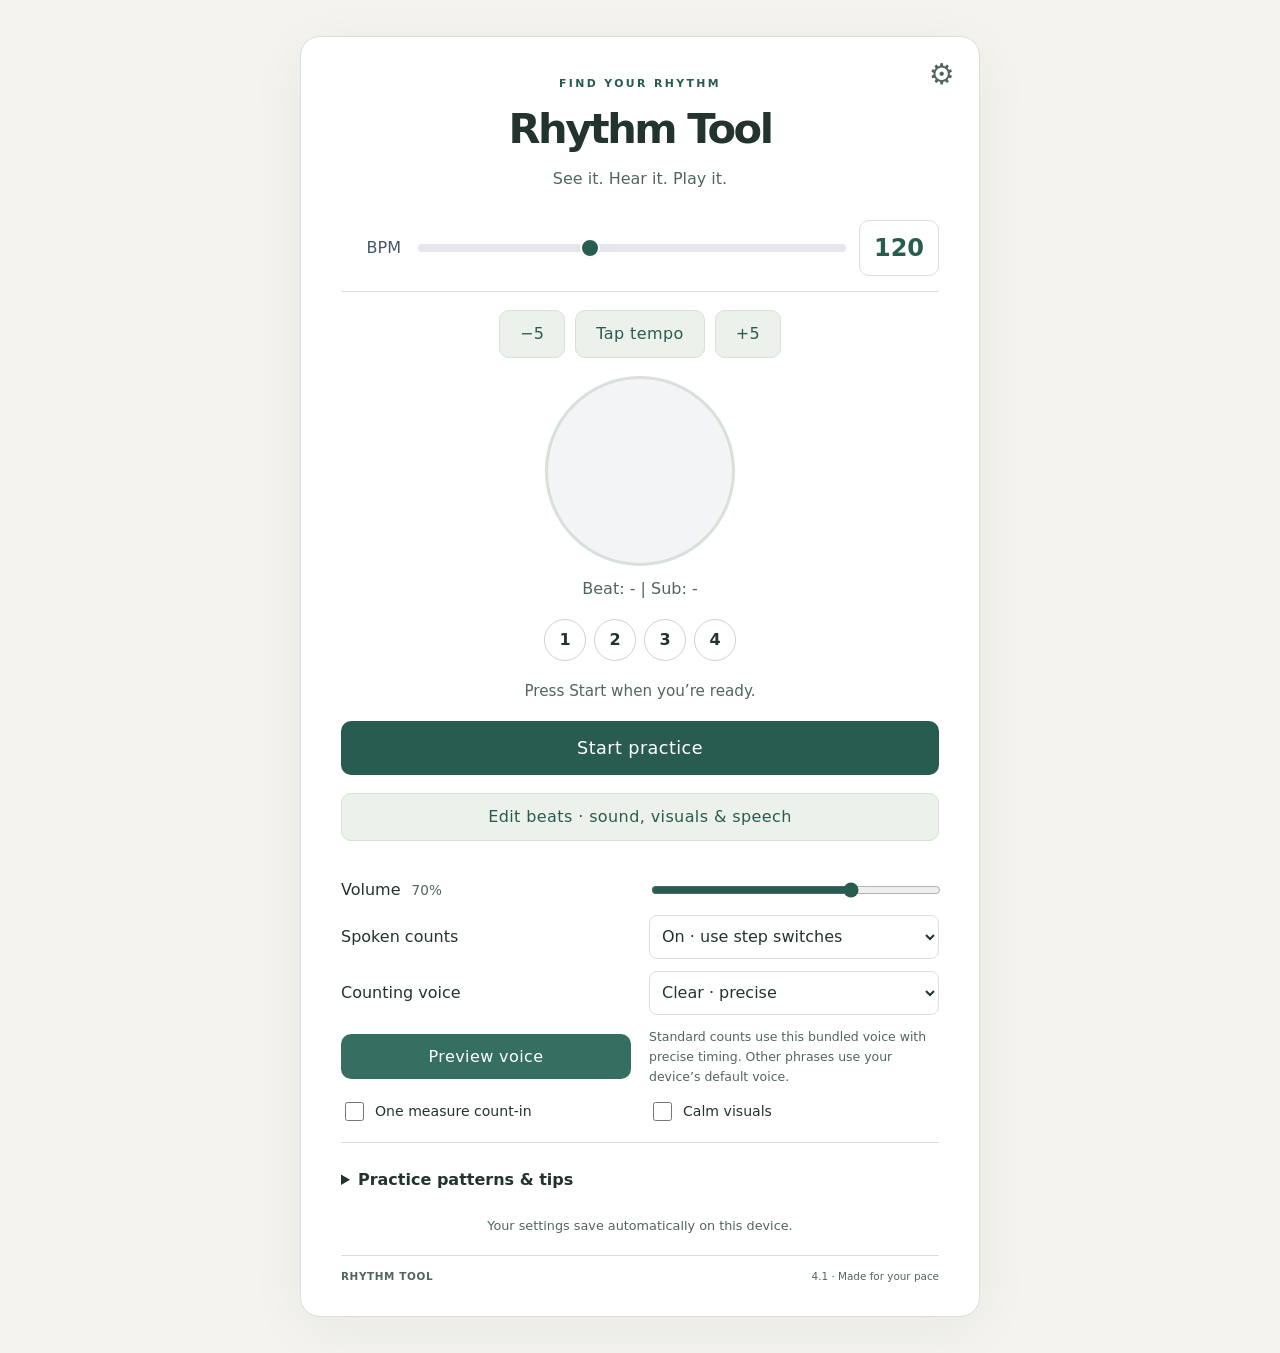
<file: index.html>
<!DOCTYPE html>
<html lang="en">
<head>
    <meta charset="UTF-8">
    <meta name="viewport" content="width=device-width, initial-scale=1.0">
    <meta name="description" content="A modern, configurable pattern metronome with precise BPM input, text-to-speech counts, behavior-controlled visuals (symbols/beat numbers), sound editor preview, clipboard sharing, and WAV export.">
    <meta name="keywords" content="metronome, pattern, sequencer, emoji, text, text-to-speech, tts, speech, count, beat, visual, behavior, sound editor, preview, bpm, audio, export, wav, accessible, rhythm, music, tool, clipboard, offline, base64">
    <title>Rhythm Tool · Accessible rhythm practice</title>
    <link rel="stylesheet" href="styles.css?v=4.1">
</head>
<body>
    <div id="appContainer">
        <button id="settingsButton" aria-label="Open Settings" data-modal-id="settingsModal">⚙️</button>
        <header><p class="eyebrow">FIND YOUR RHYTHM</p><h1>Rhythm Tool</h1><p class="intro">See it. Hear it. Play it.</p></header>
        <div class="control-section" id="bpmControl">
            <label for="bpmSlider">BPM</label>
            <input type="range" id="bpmSlider" name="bpmSlider" min="1" max="300" value="120" aria-label="Beats Per Minute Slider">
            <input type="number" id="bpmInput" name="bpmInput" class="control-value-input" min="1" max="300" step="1" value="120" aria-label="Beats Per Minute Input">
        </div>
        <div class="tempo-actions"><button id="slower" aria-label="Decrease tempo by 5 BPM">−5</button><button id="tapTempo">Tap tempo</button><button id="faster" aria-label="Increase tempo by 5 BPM">+5</button></div>
        <div id="visualArea">
             <div id="visualControlContainer" role="button" aria-label="Start Metronome" tabindex="0">
                 <span id="emojiDisplay" aria-label="Current Beat Visual"></span>
             </div>
             <div id="infoDisplay">Beat: - | Sub: -</div>
        </div>
        <div id="beatStrip" aria-label="Beats in this measure"></div>
        <p id="nextCue">Press Start when you’re ready.</p>
        <button id="transport" class="primary" aria-pressed="false">Start practice</button>
        <button id="quickEditPattern" type="button">Edit beats · sound, visuals & speech</button>
        <section class="practice-controls" aria-label="Practice controls">
          <label for="volume">Volume <output id="volumeValue">70%</output></label><input type="range" id="volume" min="0" max="100" value="70">
          <label for="speech">Spoken counts</label><select id="speech"><option value="off">Off</option><option value="all" selected>On · use step switches</option></select>
          <label for="voiceChoice">Counting voice</label><select id="voiceChoice"><option value="clear">Clear · precise</option><option value="warm">Warm · precise</option></select>
          <button id="previewVoice" type="button">Preview voice</button><p id="voiceHelp" class="voice-help">Bundled voices keep standard counts on time.</p>
          <label class="check"><input id="countIn" type="checkbox"> One measure count-in</label>
          <label class="check"><input id="calm" type="checkbox"> Calm visuals</label>
        </section>
        <details class="practice-help"><summary>Practice patterns & tips</summary>
          <p>Start slowly. Move your hand down on the beat and up on “and,” even when you skip a strum.</p>
          <label for="preset">Practice pattern</label><select id="preset"><option value="">Choose a pattern…</option><option value="beats">Steady beats</option><option value="eighths">Down / up eighths</option><option value="island">Island strum · D D U U D U</option><option value="sixteenths">All sixteenths</option></select>
          <p>Choosing a pattern replaces the current steps. Customize every step in Edit beats.</p>
          <p>The Clear and Warm voices give standard counts (1–8, e, and, a, up, down, rest, change, ready) precisely scheduled audio. At fast tempos they speed up to fit. Other custom phrases use browser speech, which may be late or skip when busy. Wired audio avoids Bluetooth delay.</p>
          <p>Space: start/stop · T: tap tempo · Arrow keys: change tempo. Practice pauses when you switch tabs to prevent unreliable background timing.</p>
        </details>
        <p id="appStatus" role="status">Your settings save automatically on this device.</p>
        <footer>RHYTHM TOOL <span>4.1 · Made for your pace</span></footer>
    </div>

    <dialog id="settingsModal" aria-labelledby="settingsModalTitle" aria-modal="true">
        <div class="modal-header">
            <h2 id="settingsModalTitle">Settings & Tools</h2>
            <button class="modal-close-btn" data-modal-id="settingsModal" aria-label="Close Settings">&times;</button>
        </div>
        <div class="modal-body">
            <fieldset class="settings-section">
              <h3>General</h3>
                <div class="control-section">
                    <label for="beatsPerMeasure">Beats/Measure</label>
                    <select id="beatsPerMeasure" name="beatsPerMeasure" aria-label="Beats Per Measure">
                        <option value="1">1</option> <option value="2">2</option>
                        <option value="3">3</option> <option value="4" selected>4</option>
                        <option value="5">5</option> <option value="6">6</option>
                        <option value="7">7</option> <option value="8">8</option>
                    </select>
                    <span></span>
                </div>
                <div class="control-section">
                    <label for="displayMode">Main Display</label>
                    <select id="displayMode" name="displayMode" aria-label="Main Visual Display Mode">
                        <option value="symbol" selected>Show Symbol</option>
                        <option value="beat">Show Beat Count</option>
                    </select>
                    <span></span>
                </div>
            </fieldset>
             <fieldset class="settings-section">
                <h3>Appearance</h3>
                <div class="control-section">
                    <label for="upArrowColor">Up Arrow (↑) Color</label>
                    <input type="color" id="upArrowColor" data-css-var="--accent-color-5" data-state-key="c5">
                    <span></span>
                </div>
                <div class="control-section">
                    <label for="downArrowColor">Down Arrow (↓) Color</label>
                    <input type="color" id="downArrowColor" data-css-var="--accent-color-6" data-state-key="c6">
                     <span></span>
                </div>
            </fieldset>
            <fieldset class="settings-section">
                <h3>Editors</h3>
                <div class="button-group">
                    <button data-modal-id="soundEditorModal" id="editSoundsButton">Edit Sounds</button>
                    <button data-modal-id="patternEditorModal" id="editPatternButton">Edit Pattern</button>
                </div>
            </fieldset>
            <fieldset id="exportSection" class="settings-section">
                <h3>Export Audio (WAV)</h3><p>Tones and standard counts in the Clear or Warm voice, at the current volume. Device voices, custom browser phrases and count-in are not included.</p>
                <div class="export-controls">
                    <label for="exportDuration">Duration:</label>
                    <div>
                         <input type="number" id="exportDuration" value="10" min="1" max="300" step="1">
                         <span> sec (Max: 300)</span>
                    </div>
                    <button id="exportWavButton" class="info">Export</button>
                </div>
                <div id="exportStatus" role="status" aria-live="polite"></div>
            </fieldset>
            <fieldset id="shareSection" class="settings-section">
                <h3>Share Settings (Compact)</h3>
                <textarea id="settingsCode" placeholder="Copy compact code from here or paste code here to load..." rows="3" aria-label="Encoded Settings Code Input/Output"></textarea>
                <div class="button-group">
                     <button id="copyCodeButton" class="warning">Copy Code</button>
                     <button id="loadCodeButton" class="success">Load from Clipboard</button>
                     <button id="loadTextBoxButton" class="success">Load from Text Box</button>
                </div>
                <div id="clipboardStatus" role="status" aria-live="polite"></div>
                <p style="font-size: 0.8em; color: var(--text-muted-color); margin-top: 10px;">Codes include your symbols, custom speech, sounds, colors and practice settings. Older codes can still be loaded.</p>
            </fieldset>
        </div>
        <div class="modal-footer">
             <button class="modal-close-btn primary" data-modal-id="settingsModal">Close</button>
        </div>
    </dialog>
    <dialog id="soundEditorModal" aria-labelledby="soundEditorTitle" aria-modal="true">
         <div class="modal-header"><h2 id="soundEditorTitle">Sound Editor</h2><button class="modal-close-btn" data-modal-id="soundEditorModal" aria-label="Close sound editor">&times;</button></div>
         <div class="modal-body"><div id="soundEditorGrid"></div></div>
         <div class="modal-footer"><button class="modal-close-btn primary" data-modal-id="soundEditorModal">Done</button></div>
    </dialog>
    <dialog id="patternEditorModal" aria-labelledby="patternEditorTitle" aria-modal="true">
        <div class="modal-header"><h2 id="patternEditorTitle">Rhythm Pattern Editor</h2><button class="modal-close-btn" data-modal-id="patternEditorModal" aria-label="Close pattern editor">&times;</button></div>
         <div class="modal-body">
             <p class="editor-intro">Each step has independent Sound, Visual and Speech switches. Switch speech off without deleting its words. Symbols choose the picture and tone together.</p>
             <div id="patternEditorHeader">
               <label for="bulkChannel">Set multiple steps</label><select id="bulkChannel"><option value="speech">Speech</option><option value="sound">Sound</option><option value="visual">Visuals</option></select>
               <div class="bulk-actions"><button data-bulk="on">All on</button><button data-bulk="off">All off</button><button data-bulk="beats">Beats only</button><button data-bulk="eighths">Beats + ands</button></div>
               <p id="speechEditorStatus" role="status"></p><button id="enableSpeech" hidden>Enable spoken counts</button>
             </div>
            <div id="patternEditorContainer" aria-label="Rhythm Pattern Grid"><div id="patternGrid" class="pattern-grid"></div></div>
        </div>
        <div class="modal-footer"><button class="modal-close-btn primary" data-modal-id="patternEditorModal">Done</button></div>
    </dialog>

    <script src="voice-bank.js" defer></script>
    <script src="voice-warm.js" defer></script>
    <script src="app.js?v=4.1" defer></script>
</body>
</html>
</file>
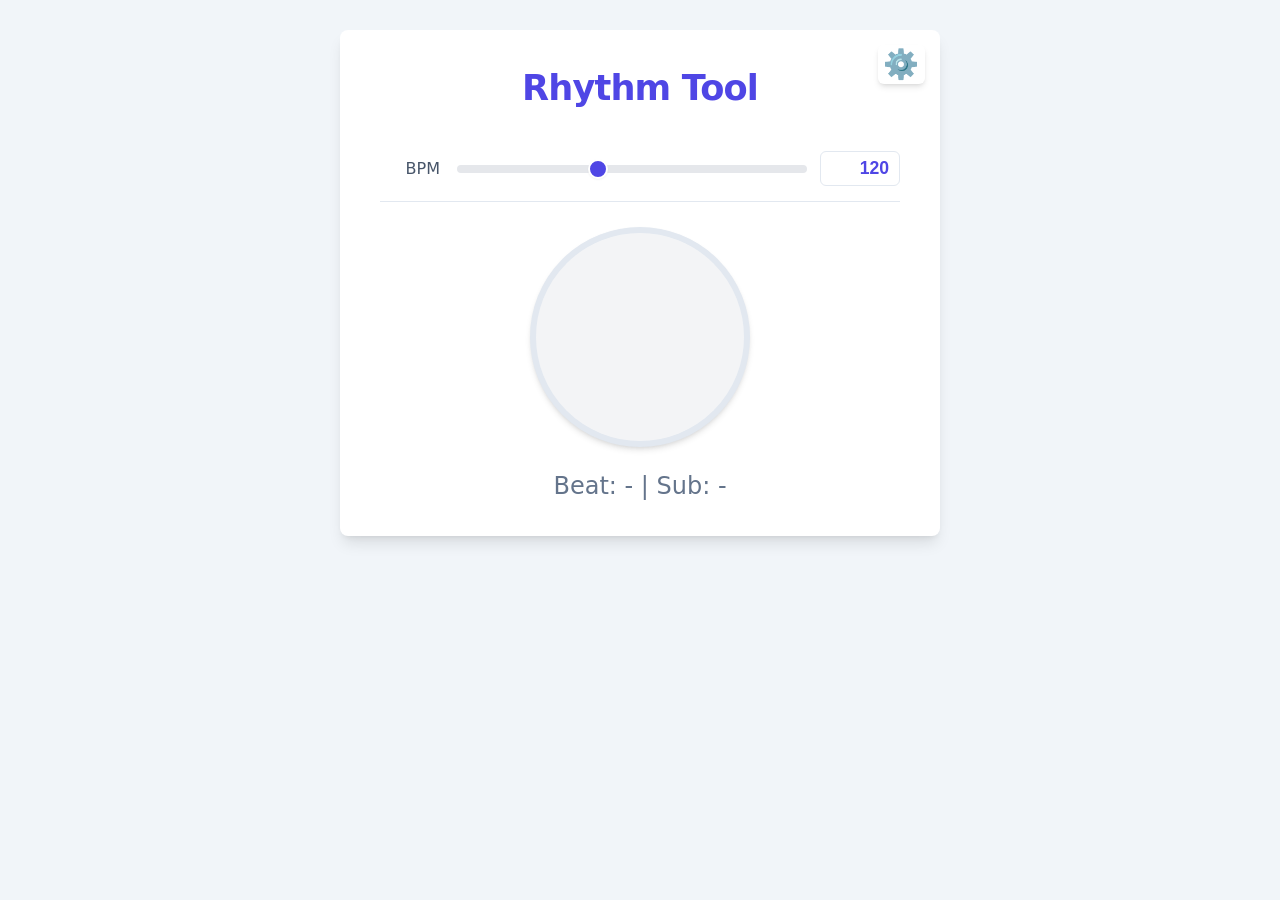
<file: Index.html>
<!DOCTYPE html>
<html lang="en">
<head>
    <meta charset="UTF-8">
    <meta name="viewport" content="width=device-width, initial-scale=1.0">
    <meta name="description" content="A modern, configurable pattern metronome with precise BPM input, behavior-controlled visuals (symbols/beat numbers), sound editor preview, clipboard sharing, and WAV export.">
    <meta name="keywords" content="metronome, pattern, sequencer, emoji, text, beat count, beat number, visual, behavior, sound editor, preview, bpm input, 1 bpm, arrow, strum, audio, export, wav, accessible, rhythm, music, tool, clipboard, fallback, offline, base64, utf8, compact">
    <title>Rhythm Tool Pro v3.8 (Behavior-Driven Visuals)</title>
    <style>
        :root {
            --primary-color: #4f46e5; /* Indigo */
            --primary-color-dark: #4338ca;
            --secondary-color: #6366f1; /* Lighter Indigo */
            --accent-color-1: #10b981; /* Emerald Green (Cow) */
            --accent-color-2: #f59e0b; /* Amber Yellow (Tiger) */
            --accent-color-3: #ec4899; /* Pink (Pig) */
            --accent-color-4: #3b82f6; /* Blue (Frog) */
            --accent-color-5: #8b5cf6; /* Violet (Up Arrow) - Can be changed by picker */
            --accent-color-6: #64748b; /* Slate Gray (Down Arrow) - Can be changed by picker */
            --bg-color: #f1f5f9; /* Slate 100 */
            --card-bg-color: #ffffff;
            --modal-bg-color: #ffffff;
            --border-color: #e2e8f0; /* Slate 200 */
            --label-color: #475569; /* Slate 600 */
            --text-color: #0f172a; /* Slate 900 */
            --text-muted-color: #64748b; /* Slate 500 */
            --error-color: #ef4444; /* Red 500 */
            --success-color: #22c55e; /* Green 500 */
            --info-color: #3b82f6; /* Blue 500 */
            --warning-color: #f59e0b; /* Amber 500 */
            --shadow-sm: 0 1px 2px 0 rgba(0, 0, 0, 0.05);
            --shadow-md: 0 4px 6px -1px rgba(0, 0, 0, 0.1), 0 2px 4px -2px rgba(0, 0, 0, 0.1);
            --shadow-lg: 0 10px 15px -3px rgba(0, 0, 0, 0.1), 0 4px 6px -4px rgba(0, 0, 0, 0.1);
            --shadow-inner: inset 0 2px 4px 0 rgba(0, 0, 0, 0.05);
            --border-radius: 0.375rem; /* 6px */
            --border-radius-lg: 0.5rem; /* 8px */
            --transition-speed: 0.2s;
        }
        *, *::before, *::after { box-sizing: border-box; }
        html { scroll-behavior: smooth; font-size: 16px; }
        body {
            font-family: ui-sans-serif, system-ui, -apple-system, BlinkMacSystemFont, "Segoe UI", Roboto, "Helvetica Neue", Arial, "Noto Sans", sans-serif, "Apple Color Emoji", "Segoe UI Emoji", "Segoe UI Symbol", "Noto Color Emoji";
            margin: 0; background-color: var(--bg-color); color: var(--text-color);
            line-height: 1.6; display: flex; justify-content: center; align-items: flex-start;
            min-height: 100vh; padding: 30px 15px;
        }
        #appContainer { background-color: var(--card-bg-color); padding: 30px 40px; border-radius: var(--border-radius-lg); box-shadow: var(--shadow-lg); width: 100%; max-width: 600px; display: flex; flex-direction: column; gap: 25px; position: relative; }
        h1 { color: var(--primary-color); text-align: center; margin: 0 0 10px 0; font-size: 2.2em; font-weight: 700; letter-spacing: -0.025em; }
        h2 { margin: 0; font-size: 1.6em; color: var(--primary-color); font-weight: 600; }
        h3 { font-size: 1.1em; font-weight: 600; color: var(--primary-color); text-align: left; width: 100%; margin-bottom: 15px; padding-bottom: 5px; border-bottom: 1px solid var(--border-color); }
        fieldset { border: none; padding: 0; margin: 0; }
        legend { position: absolute; width: 1px; height: 1px; padding: 0; margin: -1px; overflow: hidden; clip: rect(0, 0, 0, 0); white-space: nowrap; border-width: 0; }
        .control-section { display: grid; grid-template-columns: 120px 1fr auto; align-items: center; gap: 10px 15px; }
        .control-section#bpmControl { grid-template-columns: 60px 1fr 80px; gap: 10px 15px; padding-bottom: 15px; border-bottom: 1px solid var(--border-color); }
        .control-section label { font-weight: 500; color: var(--label-color); text-align: right; font-size: 1em; }
        .control-section input[type="color"] { width: 50px; height: 30px; padding: 2px; border: 1px solid var(--border-color); border-radius: var(--border-radius); cursor: pointer; background-color: white; grid-column: 2 / 3; justify-self: start; }
        .control-section select { width: auto; min-width: 80px; padding: 8px 10px; font-size: 0.95em; border-radius: var(--border-radius); border: 1px solid var(--border-color); grid-column: 2 / 3; justify-self: start; background-color: white;}
        #bpmControl input[type="range"] { width: 100%; accent-color: var(--primary-color); cursor: grab; height: 8px; border-radius: 4px; background-color: #e5e7eb; appearance: none; vertical-align: middle; grid-column: 2 / 3; }
        #bpmControl input[type="range"]::-webkit-slider-thumb { appearance: none; width: 20px; height: 20px; background: var(--primary-color); border-radius: 50%; cursor: grab; box-shadow: var(--shadow-sm); border: 2px solid white; }
        #bpmControl input[type="range"]::-moz-range-thumb { width: 20px; height: 20px; background: var(--primary-color); border-radius: 50%; cursor: grab; border: none; box-shadow: var(--shadow-sm); }
        #bpmControl input[type="range"]:active { cursor: grabbing; }
        #bpmControl .control-value-input { font-weight: 700; font-size: 1.1em; color: var(--primary-color); width: 100%; text-align: right; padding: 6px 10px; border: 1px solid var(--border-color); border-radius: var(--border-radius); grid-column: 3 / 4; -moz-appearance: textfield; }
        #bpmControl .control-value-input::-webkit-outer-spin-button,
        #bpmControl .control-value-input::-webkit-inner-spin-button { -webkit-appearance: none; margin: 0; }
        #visualArea { display: flex; flex-direction: column; align-items: center; gap: 10px; }
        #visualControlContainer { width: 220px; height: 220px; border: 6px solid var(--border-color); border-radius: 50%; transition: border-color var(--transition-speed) ease-out, background-color var(--transition-speed) ease-out, box-shadow var(--transition-speed) ease-out, transform var(--transition-speed) ease-out; display: flex; align-items: center; justify-content: center; flex-shrink: 0; cursor: pointer; user-select: none; background-color: #f9fafb; box-shadow: var(--shadow-md); position: relative; overflow: hidden; }
        #visualControlContainer:hover { border-color: var(--secondary-color); box-shadow: var(--shadow-lg); transform: scale(1.02); }
        #visualControlContainer:active { transform: scale(0.98); box-shadow: var(--shadow-sm); }
        #visualControlContainer.running { border-color: var(--error-color); animation: runningPulse 1.5s infinite ease-in-out; }
        #visualControlContainer.running:hover { border-color: #dc2626; }
        @keyframes runningPulse { 0% { box-shadow: var(--shadow-md), 0 0 0 0 rgba(239, 68, 68, 0.4); } 70% { box-shadow: var(--shadow-md), 0 0 0 10px rgba(239, 68, 68, 0); } 100% { box-shadow: var(--shadow-md), 0 0 0 0 rgba(239, 68, 68, 0); } }
        #emojiDisplay { font-size: 60px; line-height: 1.1; display: inline-block; text-shadow: 2px 2px 5px rgba(0, 0, 0, 0.15); font-family: ui-sans-serif, system-ui, -apple-system, BlinkMacSystemFont, "Segoe UI", Roboto, "Helvetica Neue", Arial, "Noto Sans", sans-serif, "Apple Color Emoji", "Segoe UI Emoji", "Segoe UI Symbol", "Noto Color Emoji"; transition: transform var(--transition-speed) ease, color var(--transition-speed) ease; opacity: 1; font-weight: 700; white-space: normal; word-break: break-word; text-align: center; padding: 5px; min-height: 1em; /* Ensure space even when blank */ }
        #visualControlContainer:active #emojiDisplay { transform: scale(0.95); }
        #visualControlContainer.vis-cow { background-color: #a7f3d0; } #visualControlContainer.vis-cow:not(.running) { border-color: var(--accent-color-1); }
        #visualControlContainer.vis-tiger { background-color: #fde68a; } #visualControlContainer.vis-tiger:not(.running) { border-color: var(--accent-color-2); }
        #visualControlContainer.vis-pig { background-color: #fbcfe8; } #visualControlContainer.vis-pig:not(.running) { border-color: var(--accent-color-3); }
        #visualControlContainer.vis-frog { background-color: #bfdbfe; } #visualControlContainer.vis-frog:not(.running) { border-color: var(--accent-color-4); }
        #visualControlContainer.vis-up { background-color: var(--accent-color-5); } #visualControlContainer.vis-up:not(.running) { border-color: var(--accent-color-5); }
        #visualControlContainer.vis-down { background-color: var(--accent-color-6); } #visualControlContainer.vis-down:not(.running) { border-color: var(--accent-color-6); }
        #visualControlContainer.vis-none { background-color: #f3f4f6; } #visualControlContainer.vis-none:not(.running) { border-color: var(--border-color); }
        #visualControlContainer.vis-up #emojiDisplay,
        #visualControlContainer.vis-down #emojiDisplay { color: white; text-shadow: 1px 1px 3px rgba(0,0,0,0.4); }
        #infoDisplay { font-size: 1.5em; color: var(--text-muted-color); font-weight: 500; text-align: center; width: 100%; margin-top: 10px; min-height: 1.6em; }
        #visualArea.running #infoDisplay { color: var(--primary-color); font-weight: 600; }
        #settingsButton { position: absolute; top: 15px; right: 15px; background: none; border: none; font-size: 1.8em; cursor: pointer; color: var(--text-muted-color); padding: 5px; line-height: 1; transition: color var(--transition-speed) ease, transform var(--transition-speed) ease; }
        #settingsButton:hover { color: var(--primary-color); transform: rotate(45deg); }
        #settingsButton:disabled { opacity: 0.5; cursor: not-allowed; transform: none; }
        .button-group { display: flex; gap: 10px; justify-content: flex-start; flex-wrap: wrap; }
        #settingsModal .button-group { margin-top: 10px; }
        button { padding: 10px 20px; font-size: 0.95em; font-weight: 600; border-radius: var(--border-radius); cursor: pointer; border: none; transition: all var(--transition-speed) ease; background-color: var(--secondary-color); color: white; box-shadow: var(--shadow-md); letter-spacing: 0.025em; }
        button:hover:not(:disabled) { filter: brightness(1.1); box-shadow: var(--shadow-lg); }
        button:active:not(:disabled) { transform: translateY(1px) scale(0.98); filter: brightness(0.95); box-shadow: var(--shadow-sm); }
        button:disabled { opacity: 0.5; cursor: not-allowed; box-shadow: none; background-color: #9ca3af; }
        button.primary { background-color: var(--primary-color); } button.primary:hover:not(:disabled) { background-color: var(--primary-color-dark); }
        button.danger { background-color: var(--error-color); } button.danger:hover:not(:disabled) { background-color: #dc2626; }
        button.success { background-color: var(--success-color); } button.success:hover:not(:disabled) { background-color: #16a34a; }
        button.warning { background-color: var(--warning-color); color: #78350f; } button.warning:hover:not(:disabled) { background-color: #facc15; }
        button.info { background-color: var(--info-color); } button.info:hover:not(:disabled) { background-color: #2563eb; }
        button.small-play-btn { padding: 2px 6px; font-size: 0.9em; line-height: 1; min-width: auto; background-color: var(--info-color); margin-left: 10px; vertical-align: middle; }
        button.small-play-btn:hover:not(:disabled) { background-color: #2563eb; }
        dialog { border: none; border-radius: var(--border-radius-lg); box-shadow: var(--shadow-lg); padding: 0; max-width: 95vw; max-height: 90vh; overflow: hidden; width: 700px; }
        dialog[open] { animation: zoomIn 0.3s ease-out; }
        dialog::backdrop { background-color: rgba(17, 24, 39, 0.6); backdrop-filter: blur(5px); animation: fadeIn 0.3s ease-out; }
        @keyframes fadeIn { from { opacity: 0; } to { opacity: 1; } }
        @keyframes zoomIn { from { opacity: 0; transform: scale(0.95); } to { opacity: 1; transform: scale(1); } }
        .modal-header { padding: 20px 30px; border-bottom: 1px solid var(--border-color); display: flex; justify-content: space-between; align-items: center; }
        .modal-close-btn { background: none; border: none; font-size: 2em; line-height: 1; cursor: pointer; color: var(--text-muted-color); padding: 0 5px; }
        .modal-close-btn:hover { color: var(--error-color); }
        .modal-body { padding: 30px; overflow-y: auto; max-height: calc(90vh - 150px); display: flex; flex-direction: column; gap: 25px;}
        .modal-footer { padding: 20px 30px; border-top: 1px solid var(--border-color); text-align: right; background-color: #f9fafb; }
        #settingsModal .settings-section { margin-bottom: 20px; padding-bottom: 20px; border-bottom: 1px dashed var(--border-color); }
        #settingsModal .settings-section:last-child { border-bottom: none; margin-bottom: 0; padding-bottom: 0; }
        #soundEditorGrid { display: grid; grid-template-columns: repeat(auto-fit, minmax(240px, 1fr)); gap: 25px; }
        .sound-param-group { border: 1px solid var(--border-color); border-radius: var(--border-radius-lg); padding: 20px; background-color: #fff; box-shadow: var(--shadow-sm); }
        .sound-param-group h3 { display: flex; align-items: center; justify-content: center; margin: 0 0 20px 0; font-size: 1.2em; color: var(--primary-color); text-align: center; font-weight: 600; text-transform: capitalize; }
        .sound-param-group > div { display: grid; grid-template-columns: 75px 1fr; gap: 5px 10px; align-items: center; margin-bottom: 12px; }
        .sound-param-group label { text-align: right; font-size: 0.9em; font-weight: 500; color: var(--label-color); }
        .sound-param-group input, .sound-param-group select { width: 100%; padding: 8px 10px; font-size: 0.95em; border-radius: var(--border-radius); border: 1px solid var(--border-color); background-color: white; }
        #patternEditorHeader { display: flex; justify-content: space-between; align-items: center; margin-bottom: 20px; padding: 12px 15px; background-color: #f9fafb; border: 1px solid var(--border-color); border-radius: var(--border-radius-lg); flex-wrap: wrap; gap: 15px; }
        .mode-toggle { display: flex; align-items: center; gap: 10px; } .mode-toggle label { font-size: 1em; font-weight: 500; margin: 0; color: var(--label-color); }
        .switch { position: relative; display: inline-block; width: 50px; height: 24px; flex-shrink: 0; } .switch input { opacity: 0; width: 0; height: 0; } .slider { position: absolute; cursor: pointer; top: 0; left: 0; right: 0; bottom: 0; background-color: #ccc; transition: .4s; border-radius: 24px; } .slider:before { position: absolute; content: ""; height: 18px; width: 18px; left: 3px; bottom: 3px; background-color: white; transition: .4s; border-radius: 50%; box-shadow: 0 1px 3px rgba(0,0,0,0.2); } input:checked + .slider { background-color: var(--primary-color); } input:checked + .slider:before { transform: translateX(26px); }
        #patternEditorHeader > span { font-size: 0.9em; color: var(--text-muted-color); text-align: right; flex-grow: 1;}
        #patternEditorContainer { overflow-x: auto; background-color: #f3f4f6; padding: 15px; border-radius: var(--border-radius-lg); border: 1px solid var(--border-color); }
        .pattern-grid { display: grid; grid-template-columns: 55px repeat(4, minmax(85px, 1fr)); gap: 8px; margin-top: 0; min-width: 450px; }
        .pattern-header { font-weight: 600; text-align: center; font-size: 0.9em; padding: 8px 5px; background-color: var(--secondary-color); color: white; border-radius: var(--border-radius); position: sticky; top: 0; z-index: 10; box-shadow: var(--shadow-sm); }
        .beat-label { font-weight: 700; text-align: center; padding: 8px 5px; background-color: #e5e7eb; border-radius: var(--border-radius); display: flex; align-items: center; justify-content: center; font-size: 1.1em; border: 1px solid var(--border-color); }
        .pattern-step { border: 1px solid var(--border-color); border-radius: var(--border-radius); padding: 10px 6px; background-color: var(--card-bg-color); cursor: pointer; transition: all var(--transition-speed) ease-out; display: flex; flex-direction: column; align-items: center; justify-content: center; min-height: 70px; text-align: center; position: relative; box-shadow: var(--shadow-sm); user-select: none; overflow: hidden; }
        .pattern-step:hover { border-color: var(--secondary-color); transform: translateY(-2px); box-shadow: var(--shadow-md); } .pattern-step:active { transform: translateY(0px) scale(0.98); box-shadow: var(--shadow-sm); }
        .pattern-step.active-step::after { content: ''; position: absolute; top: -4px; left: -4px; right: -4px; bottom: -4px; border: 3px solid var(--primary-color); border-radius: calc(var(--border-radius) + 4px); pointer-events: none; animation: pulse 1.5s infinite ease-in-out; }
        @keyframes pulse { 0% { box-shadow: 0 0 0 0 rgba(79, 70, 229, 0.4); } 70% { box-shadow: 0 0 0 8px rgba(79, 70, 229, 0); } 100% { box-shadow: 0 0 0 0 rgba(79, 70, 229, 0); } }
        .step-animal, .step-behavior { font-size: 1em; line-height: 1.3; }
        .step-animal { font-weight: 600; margin-bottom: 4px; text-transform: capitalize; font-size: 1.0em; max-width: 100%; overflow: hidden; text-overflow: ellipsis; white-space: nowrap; }
         .step-behavior { color: var(--text-muted-color); font-size: 0.85em; }
        .step-behavior.off, .step-animal.none { color: #9ca3af; font-size: 0.9em; }
        #settingsModal #shareSection textarea { width: 100%; min-height: 60px; font-size: 0.85em; font-family: monospace; word-break: break-all;}
        #settingsModal #exportSection .export-controls { display: flex; align-items: center; justify-content: flex-start; gap: 15px; flex-wrap: wrap; }
        #settingsModal #exportSection .export-controls input[type="number"] { width: 80px; text-align: right; margin-right: 5px; padding: 8px 10px; font-size: 0.95em; border-radius: var(--border-radius); border: 1px solid var(--border-color); background-color: white;}
        #settingsModal #exportStatus, #settingsModal #clipboardStatus { margin-top: 10px; font-weight: 500; min-height: 1.2em; font-size: 0.9em; text-align: left; }
        #settingsModal #clipboardStatus.warning { color: var(--warning-color); }
        #settingsModal #exportStatus.success, #settingsModal #clipboardStatus.success { color: var(--success-color); }
        #settingsModal #exportStatus.error, #settingsModal #clipboardStatus.error { color: var(--error-color); }
        #settingsModal #exportStatus.processing { color: var(--primary-color); font-style: italic; }
        @media (max-width: 768px) { dialog { width: 90vw; } .modal-body { padding: 20px; } .modal-header, .modal-footer { padding: 15px 20px; } }
        @media (max-width: 640px) {
            body { padding: 15px 10px; }
            #appContainer { padding: 20px 15px; gap: 20px; }
            h1 { font-size: 1.8em; }
            .control-section#bpmControl { grid-template-columns: 50px 1fr 70px; gap: 8px 10px; }
            #bpmControl .control-value-input { font-size: 1.0em; padding: 6px 8px;}
            #visualArea { margin-top: 20px; margin-bottom: 20px; }
            #visualControlContainer { width: 75vw; height: 75vw; border-width: 5px; }
            #emojiDisplay { font-size: 25vw; }
            #infoDisplay { font-size: 1.3em; margin-top: 15px; }
            #settingsButton { font-size: 1.6em; top: 10px; right: 10px; }
            .button-group button { font-size: 0.9em; padding: 10px 15px; }
            dialog { width: 95vw; }
            .pattern-grid { min-width: 360px; grid-template-columns: 45px repeat(4, minmax(70px, 1fr)); }
            .pattern-step { min-height: 60px; padding: 6px 4px; }
            .step-animal { font-size: 0.9em; }
            .step-behavior { font-size: 0.8em; }
            #settingsModal .control-section { grid-template-columns: 100px 1fr auto; }
        }
    </style>
</head>
<body>
    <div id="appContainer">
        <button id="settingsButton" aria-label="Open Settings" data-modal-id="settingsModal">⚙️</button>
        <h1>Rhythm Tool</h1>
        <div class="control-section" id="bpmControl">
            <label for="bpmSlider">BPM</label>
            <input type="range" id="bpmSlider" name="bpmSlider" min="1" max="300" value="120" aria-label="Beats Per Minute Slider">
            <input type="number" id="bpmInput" name="bpmInput" class="control-value-input" min="1" max="300" step="1" value="120" aria-label="Beats Per Minute Input">
        </div>
        <div id="visualArea">
             <div id="visualControlContainer" role="button" aria-label="Start Metronome" tabindex="0">
                <span id="emojiDisplay" aria-live="polite" aria-label="Current Beat Visual"></span>
             </div>
             <div id="infoDisplay" aria-live="polite">Beat: - | Sub: -</div>
        </div>
    </div>

    <dialog id="settingsModal" aria-labelledby="settingsModalTitle" aria-modal="true">
        <div class="modal-header">
            <h2 id="settingsModalTitle">Settings & Tools</h2>
            <button class="modal-close-btn" data-modal-id="settingsModal" aria-label="Close Settings">&times;</button>
        </div>
        <div class="modal-body">
            <fieldset class="settings-section">
              <h3>General</h3>
                 <div class="control-section">
                    <label for="beatsPerMeasure">Beats/Measure</label>
                    <select id="beatsPerMeasure" name="beatsPerMeasure" aria-label="Beats Per Measure">
                        <option value="1">1</option> <option value="2">2</option>
                        <option value="3">3</option> <option value="4" selected>4</option>
                        <option value="5">5</option> <option value="6">6</option>
                        <option value="7">7</option> <option value="8">8</option>
                    </select>
                    <span></span>
                 </div>
                 <div class="control-section">
                    <label for="displayMode">Main Display</label>
                    <select id="displayMode" name="displayMode" aria-label="Main Visual Display Mode">
                        <option value="symbol" selected>Show Symbol</option>
                        <option value="beat">Show Beat Count</option>
                    </select>
                    <span></span>
                 </div>
            </fieldset>
             <fieldset class="settings-section">
                <h3>Appearance</h3>
                 <div class="control-section">
                    <label for="upArrowColor">Up Arrow (↑) Color</label>
                    <input type="color" id="upArrowColor" data-css-var="--accent-color-5" data-state-key="c5">
                    <span></span>
                 </div>
                 <div class="control-section">
                    <label for="downArrowColor">Down Arrow (↓) Color</label>
                    <input type="color" id="downArrowColor" data-css-var="--accent-color-6" data-state-key="c6">
                     <span></span>
                 </div>
            </fieldset>
            <fieldset class="settings-section">
                <h3>Editors</h3>
                <div class="button-group">
                    <button data-modal-id="soundEditorModal" id="editSoundsButton">Edit Sounds</button>
                    <button data-modal-id="patternEditorModal" id="editPatternButton">Edit Pattern</button>
                </div>
            </fieldset>
            <fieldset id="exportSection" class="settings-section">
                <h3>Export Audio (WAV)</h3>
                 <div class="export-controls">
                    <label for="exportDuration">Duration:</label>
                    <div>
                         <input type="number" id="exportDuration" value="10" min="1" max="300" step="1">
                         <span> sec (Max: 300)</span>
                    </div>
                    <button id="exportWavButton" class="info">Export</button>
                </div>
                <div id="exportStatus" role="status" aria-live="polite"></div>
            </fieldset>
            <fieldset id="shareSection" class="settings-section">
                <h3>Share Settings (Compact)</h3>
                <textarea id="settingsCode" placeholder="Copy compact code from here or paste code here to load..." rows="3" aria-label="Encoded Settings Code Input/Output"></textarea>
                <div class="button-group">
                     <button id="copyCodeButton" class="warning">Copy Code</button>
                     <button id="loadCodeButton" class="success">Load from Clipboard</button>
                     <button id="loadTextBoxButton" class="success">Load from Text Box</button>
                </div>
                <div id="clipboardStatus" role="status" aria-live="polite"></div>
                 <p style="font-size: 0.8em; color: var(--text-muted-color); margin-top: 10px;">Note: Custom display symbols & display mode are not saved/loaded.</p>
            </fieldset>
        </div>
        <div class="modal-footer">
             <button class="modal-close-btn primary" data-modal-id="settingsModal">Close</button>
        </div>
    </dialog>
    <dialog id="soundEditorModal" aria-labelledby="soundEditorTitle" aria-modal="true">
         <div class="modal-header"><h2 id="soundEditorTitle">Sound Editor</h2><button class="modal-close-btn" data-modal-id="soundEditorModal" aria-label="Close sound editor">&times;</button></div>
         <div class="modal-body"><div id="soundEditorGrid"></div></div>
         <div class="modal-footer"><button class="modal-close-btn primary" data-modal-id="soundEditorModal">Done</button></div>
    </dialog>
    <dialog id="patternEditorModal" aria-labelledby="patternEditorTitle" aria-modal="true">
        <div class="modal-header"><h2 id="patternEditorTitle">Rhythm Pattern Editor</h2><button class="modal-close-btn" data-modal-id="patternEditorModal" aria-label="Close pattern editor">&times;</button></div>
         <div class="modal-body">
             <div id="patternEditorHeader">
                 <div class="mode-toggle">
                    <label id="editModeToggleLabel" for="editModeToggle">Editing:</label>
                    <span id="editModeLabel" aria-live="polite">Symbol</span>
                    <label class="switch" aria-labelledby="editModeToggleLabel">
                        <input type="checkbox" id="editModeToggle" aria-controls="patternGrid">
                        <span class="slider"></span>
                    </label>
                </div>
                <span id="editModeHint">Click squares to cycle values</span>
             </div>
            <div id="patternEditorContainer" role="grid" aria-label="Rhythm Pattern Grid"><div id="patternGrid" class="pattern-grid"></div></div>
        </div>
        <div class="modal-footer"><button class="modal-close-btn primary" data-modal-id="patternEditorModal">Done</button></div>
    </dialog>

    <script>
        const App = (() => {
            let state = { bpm: 120, beatsPerMeasure: 4, soundParams: { cow: { name: "Cow 🐮", emoji: "🐮", freq: 110, dur: 0.20, fadeIn: 0.01, fadeOut: 0.18, type: 'sawtooth', vol: 0.6 }, tiger: { name: "Tiger 🐯", emoji: "🐯", freq: 400, dur: 0.15, fadeIn: 0.005, fadeOut: 0.12, type: 'square', vol: 0.4 }, pig: { name: "Pig 🐷", emoji: "🐷", freq: 880, dur: 0.08, fadeIn: 0.002, fadeOut: 0.07, type: 'triangle', vol: 0.35 }, frog: { name: "Frog 🐸", emoji: "🐸", freq: 1400, dur: 0.06, fadeIn: 0.001, fadeOut: 0.05, type: 'sine', vol: 0.3 }, up: { name: "Up ↑", emoji: "↑", freq: 750, dur: 0.05, fadeIn: 0.001, fadeOut: 0.04, type: 'sine', vol: 0.35 }, down: { name: "Down ↓", emoji: "↓", freq: 500, dur: 0.07, fadeIn: 0.001, fadeOut: 0.06, type: 'sine', vol: 0.4 } }, patternConfig: [], isRunning: false, current16thNote: 0, nextNoteTime: 0.0, patternEditMode: 'animal', activeStepElement: null, c5: '#8b5cf6', c6: '#64748b', displayMode: 'symbol' };
            const MAX_BEATS = 8; const MAX_EXPORT_DURATION_SEC = 300; const MIN_BPM = 1; const MAX_BPM = 300;
            let audioContext; let timerID = null; let dom = {};
            const SYMBOL_CYCLE = ['none', 'cow', 'tiger', 'pig', 'frog', 'up', 'down']; const BEHAVIOR_CYCLE = ['off', 'both', 'hear', 'display']; const SUBDIVISION_LABELS = ['1', 'e', 'AND', 'a'];
            const LOOKAHEAD_MS = 25.0; const SCHEDULE_AHEAD_TIME_SEC = 0.1;

            function setupAudioContext() { if (!audioContext) { try { audioContext = new (window.AudioContext || window.webkitAudioContext)(); if (!audioContext) throw new Error("AudioContext creation failed."); } catch (e) { console.error("Web Audio API Error:", e); alert("Web Audio API not supported/failed."); return false; } } if (audioContext.state === 'suspended') { audioContext.resume().catch(e => console.warn("AudioContext resume needed user gesture:", e)); } return audioContext.state === 'running'; }
            function playTone(time, params, targetCtx, destinationNode) { const ctx = targetCtx || audioContext; const dest = destinationNode || ctx?.destination; const isActive = (ctx instanceof AudioContext) ? ctx.state === 'running' : (ctx instanceof OfflineAudioContext ? true : false); if (!ctx || !isActive || !dest || !params || params.vol <= 0 || !params.freq) { return; } const { freq, dur, fadeIn, fadeOut, type, vol } = params; const safeFadeIn = Math.max(0.001, fadeIn || 0.001); const safeFadeOut = Math.max(0.001, fadeOut || 0.001); const totalDuration = Math.max(safeFadeIn + safeFadeOut, dur || 0.01); try { const osc = ctx.createOscillator(); const gain = ctx.createGain(); osc.connect(gain).connect(dest); osc.type = type || 'sine'; osc.frequency.setValueAtTime(freq, time); gain.gain.setValueAtTime(0, time); gain.gain.linearRampToValueAtTime(vol, time + safeFadeIn); const startFadeOutTime = time + totalDuration - safeFadeOut; const effectiveStartFadeOutTime = Math.max(startFadeOutTime, time + safeFadeIn); if (effectiveStartFadeOutTime > (time + safeFadeIn)) { gain.gain.setValueAtTime(vol, effectiveStartFadeOutTime); } gain.gain.linearRampToValueAtTime(0.0001, effectiveStartFadeOutTime + safeFadeOut); osc.start(time); osc.stop(effectiveStartFadeOutTime + safeFadeOut + 0.01); } catch (e) { console.error("Error playing tone:", e, "Params:", params); } }
            const SYMBOL_MAP = { none: 0, cow: 1, tiger: 2, pig: 3, frog: 4, up: 5, down: 6 }; const SYMBOL_MAP_REV = ["none", "cow", "tiger", "pig", "frog", "up", "down"];
            const BEHAVIOR_MAP = { off: 0, both: 1, hear: 2, display: 3 }; const BEHAVIOR_MAP_REV = ["off", "both", "hear", "display"];
            const WAVE_TYPE_MAP = { sine: 0, square: 1, triangle: 2, sawtooth: 3 }; const WAVE_TYPE_MAP_REV = ["sine", "square", "triangle", "sawtooth"];
            function padNum(num, len) { return num.toString().padStart(len, '0'); }
            function base64UrlEncode(u8Array) { const bs = String.fromCharCode(...u8Array); return btoa(bs).replace(/\+/g, '-').replace(/\//g, '_').replace(/=+$/, ''); }
            function base64UrlDecode(str) { str = str.replace(/-/g, '+').replace(/_/g, '/'); while (str.length % 4) { str += '='; } const bs = atob(str); const len = bs.length; const bytes = new Uint8Array(len); for (let i = 0; i < len; i++) { bytes[i] = bs.charCodeAt(i); } return bytes; }

            function encodeSettingsCompact() { try { let p = ""; p += padNum(state.bpm, 3); p += state.beatsPerMeasure.toString(); p += state.c5.substring(1); p += state.c6.substring(1); for (const k of SYMBOL_MAP_REV.slice(1)) { const s = state.soundParams[k]; p += padNum(Math.min(9999,Math.max(0,Math.round(s.freq))), 4); p += padNum(Math.min(99,Math.max(0,Math.round(s.vol*100))), 2); p += padNum(Math.min(9999,Math.max(0,Math.round(s.dur*1000))), 4); p += WAVE_TYPE_MAP[s.type]??0; p += padNum(Math.min(999,Math.max(0,Math.round(s.fadeIn*1000))), 3); p += padNum(Math.min(999,Math.max(0,Math.round(s.fadeOut*1000))), 3); } const totalSteps = state.beatsPerMeasure * 4; for (let i = 0; i < totalSteps; i++) { const step = state.patternConfig[i] || { animal: 'none', behavior: 'off' }; p += SYMBOL_MAP[step.animal]??0; p += BEHAVIOR_MAP[step.behavior]??0; } const maxPatternSlots = MAX_BEATS * 4; for (let i = totalSteps; i < maxPatternSlots; i++) { p += '00'; } const bytes = new TextEncoder().encode(p); return base64UrlEncode(bytes); } catch (e) { console.error("Compact Encoding Error:", e); setStatusMessage(dom.clipboardStatusDiv, "Error creating code.", 'error'); return null; } }
            function decodeSettingsCompact(encodedString) { try { const bytes = base64UrlDecode(encodedString); const packed = new TextDecoder().decode(bytes); let pos = 0; const read = (len) => { if (pos + len > packed.length) throw new Error("Unexpected end of string."); const sub = packed.substring(pos, pos + len); pos += len; return sub; }; const newSettings = { soundParams: {}, patternConfig: [] }; newSettings.b = parseInt(read(3), 10); newSettings.m = parseInt(read(1), 10); newSettings.c5 = '#' + read(6); newSettings.c6 = '#' + read(6); if (isNaN(newSettings.b) || newSettings.b < MIN_BPM || newSettings.b > MAX_BPM) throw new Error(`Invalid BPM (${newSettings.b}). Must be ${MIN_BPM}-${MAX_BPM}.`); if (isNaN(newSettings.m) || newSettings.m < 1 || newSettings.m > MAX_BEATS) throw new Error("Invalid Beats/Measure"); if (!/^#[0-9a-fA-F]{6}$/.test(newSettings.c5)) throw new Error("Invalid Color 5"); if (!/^#[0-9a-fA-F]{6}$/.test(newSettings.c6)) throw new Error("Invalid Color 6"); const defaultSPs = App.getDefaultState().soundParams; for (const key of SYMBOL_MAP_REV.slice(1)) { const freq = parseInt(read(4), 10); const vol = parseInt(read(2), 10) / 100; const dur = parseInt(read(4), 10) / 1000; const typeIndex = parseInt(read(1), 10); const fadeIn = parseInt(read(3), 10) / 1000; const fadeOut = parseInt(read(3), 10) / 1000; if (isNaN(freq) || isNaN(vol) || isNaN(dur) || isNaN(typeIndex) || isNaN(fadeIn) || isNaN(fadeOut)) { throw new Error(`Invalid sound param for ${key}`); } newSettings.soundParams[key] = { name: defaultSPs[key]?.name || key, emoji: defaultSPs[key]?.emoji || '', freq: freq, vol: vol, dur: dur, type: WAVE_TYPE_MAP_REV[typeIndex] || 'sine', fadeIn: fadeIn, fadeOut: fadeOut, }; } const totalSteps = newSettings.m * 4; for (let i = 0; i < totalSteps; i++) { const symbolIndex = parseInt(read(1), 10); const behaviorIndex = parseInt(read(1), 10); if(symbolIndex >= SYMBOL_MAP_REV.length || behaviorIndex >= BEHAVIOR_MAP_REV.length) { throw new Error(`Invalid pattern index at ${i}`); } newSettings.patternConfig.push({ animal: SYMBOL_MAP_REV[symbolIndex], behavior: BEHAVIOR_MAP_REV[behaviorIndex] }); } return newSettings; } catch (e) { console.error("Compact Decoding Error:", e); setStatusMessage(dom.clipboardStatusDiv, `Load Error: ${e.message}`, 'error'); return null; } }
            function renderSoundEditor() { dom.soundEditorGrid.innerHTML = ''; Object.entries(state.soundParams).forEach(([key, params]) => { const group = document.createElement('div'); group.className = 'sound-param-group'; group.innerHTML = `<h3> ${params.name || key} <button class="small-play-btn" data-symbol-key="${key}" aria-label="Preview ${params.name || key} sound">▶️</button> </h3> <div> <label for="${key}_freq">Freq</label> <input type="number" id="${key}_freq" data-symbol-key="${key}" data-param="freq" value="${params.freq}" min="20" max="5000" step="1"> </div> <div> <label for="${key}_vol">Vol</label> <input type="range" id="${key}_vol" data-symbol-key="${key}" data-param="vol" value="${params.vol}" min="0" max="1" step="0.01"> </div> <div> <label for="${key}_dur">Dur</label> <input type="number" id="${key}_dur" data-symbol-key="${key}" data-param="dur" value="${params.dur}" min="0.01" max="2" step="0.005"> </div> <div> <label for="${key}_type">Type</label> <select id="${key}_type" data-symbol-key="${key}" data-param="type"> ${['sine','square','triangle','sawtooth'].map(t=>`<option value="${t}" ${params.type===t?'selected':''}>${t[0].toUpperCase()+t.slice(1)}</option>`).join('')} </select> </div> <div> <label for="${key}_fadeIn">FadeIn</label> <input type="number" id="${key}_fadeIn" data-symbol-key="${key}" data-param="fadeIn" value="${params.fadeIn}" min="0.001" max="1" step="0.001"> </div> <div> <label for="${key}_fadeOut">FadeOut</label> <input type="number" id="${key}_fadeOut" data-symbol-key="${key}" data-param="fadeOut" value="${params.fadeOut}" min="0.001" max="1" step="0.001"> </div> <div> <label for="${key}_emoji">Display</label> <input type="text" id="${key}_emoji" data-symbol-key="${key}" data-param="emoji" value="${params.emoji}" maxlength="5"> </div>`; dom.soundEditorGrid.appendChild(group); }); dom.soundEditorGrid.querySelectorAll('input, select').forEach(input => { const eventType = (input.type === 'range' || input.type === 'number' || input.type === 'text') ? 'input' : 'change'; input.removeEventListener(eventType, handleSoundParamChange); input.addEventListener(eventType, handleSoundParamChange); }); }
            function renderPatternGrid() { dom.patternGrid.innerHTML = ''; const totalSteps = state.beatsPerMeasure * 4; if (!Array.isArray(state.patternConfig) || state.patternConfig.length !== totalSteps) { initPatternConfig(); } const headerHTML = `<div class="pattern-header">Beat</div>` + SUBDIVISION_LABELS.map(lbl => `<div class="pattern-header">${lbl}</div>`).join(''); dom.patternGrid.insertAdjacentHTML('beforeend', headerHTML); for (let beat = 0; beat < state.beatsPerMeasure; beat++) { const beatLabel = document.createElement('div'); beatLabel.className = 'beat-label'; beatLabel.setAttribute('role', 'rowheader'); beatLabel.textContent = beat + 1; dom.patternGrid.appendChild(beatLabel); for (let sub = 0; sub < 4; sub++) { const stepIndex = beat * 4 + sub; const stepDiv = document.createElement('div'); stepDiv.className = 'pattern-step'; stepDiv.id = `step-${stepIndex}`; stepDiv.dataset.index = stepIndex; stepDiv.setAttribute('role', 'gridcell'); stepDiv.setAttribute('tabindex', 0); renderPatternStep(stepDiv, state.patternConfig[stepIndex] || { animal: 'none', behavior: 'off'}); dom.patternGrid.appendChild(stepDiv); } } }
            function renderPatternStep(stepElement, stepConfig) { const symbolKey = stepConfig.animal; const symbolData = state.soundParams[symbolKey]; const displaySymbol = (symbolKey !== 'none' && symbolData?.emoji) ? symbolData.emoji : ' '; stepElement.innerHTML = ` <span class="step-animal ${symbolKey}">${displaySymbol}</span> <span class="step-behavior ${stepConfig.behavior}">${stepConfig.behavior}</span> `; stepElement.setAttribute('aria-label', `Step ${stepElement.id.split('-')[1]}: ${displaySymbol} - ${stepConfig.behavior}. Click/Enter/Space to edit.`); }

            function updateVisualDisplay(configuredSymbolKey, stepIndex) {
                let displayContent = '';
                let keyForStyling = 'none';
                const stepConfig = state.patternConfig[stepIndex];
                const behavior = stepConfig?.behavior || 'off';

                if (behavior === 'display' || behavior === 'both') {
                    keyForStyling = configuredSymbolKey !== 'none' ? configuredSymbolKey : 'none'; // Use configured key for style if display/both
                    if (state.displayMode === 'beat') {
                        if (stepIndex !== undefined && stepIndex >= 0) {
                            const subdivisionIndex = stepIndex % 4;
                            if (subdivisionIndex === 0) {
                                const beatNum = Math.floor(stepIndex / 4) + 1;
                                displayContent = beatNum.toString();
                            } else {
                                displayContent = SUBDIVISION_LABELS[subdivisionIndex] || '';
                            }
                        }
                    } else { // displayMode is 'symbol'
                        const symbolData = state.soundParams[configuredSymbolKey];
                        displayContent = (configuredSymbolKey && configuredSymbolKey !== 'none' && symbolData?.emoji) ? symbolData.emoji : '';
                    }
                } else {
                     // Behavior is 'hear' or 'off', display is blank, style is 'none'
                     displayContent = '';
                     keyForStyling = 'none';
                }

                dom.emojiDisplay.textContent = displayContent;
                dom.visualControlContainer.className = 'vis-' + keyForStyling;
                dom.visualControlContainer.classList.toggle('running', state.isRunning);
            }

            function updateInfoDisplay(beat, sub) { const subLabel = sub >= 0 ? (SUBDIVISION_LABELS[sub % 4] || '-') : '-'; const beatLabel = beat > 0 ? beat : '-'; dom.infoDisplay.textContent = `Beat: ${beatLabel} | Sub: ${subLabel}`; dom.visualArea.classList.toggle('running', state.isRunning); }
            function updateStepHighlight(index) { if (state.activeStepElement) { state.activeStepElement.classList.remove('active-step'); } if (index >= 0 && index < (state.beatsPerMeasure * 4)) { const newStepElement = dom.patternGrid?.querySelector(`#step-${index}`); if (newStepElement) { newStepElement.classList.add('active-step'); state.activeStepElement = newStepElement; } else { state.activeStepElement = null; } } else { state.activeStepElement = null; } }
            function updateControlsState() { const disable = state.isRunning; dom.bpmSlider.disabled = disable; dom.bpmInput.disabled = disable; dom.beatsPerMeasureSelect.disabled = disable; dom.displayModeSelect.disabled = disable; dom.soundEditorGrid?.querySelectorAll('input, select, button').forEach(el => el.disabled = disable); dom.patternGrid?.querySelectorAll('.pattern-step').forEach(el => { el.style.pointerEvents = disable ? 'none' : 'auto'; el.setAttribute('aria-disabled', String(disable)); if (disable) el.removeAttribute('tabindex'); else el.setAttribute('tabindex', 0); }); dom.editModeToggle.disabled = disable; dom.loadCodeButton.disabled = disable; dom.loadTextBoxButton.disabled = disable; dom.exportWavButton.disabled = disable; dom.copyCodeButton.disabled = disable; dom.editSoundsButton.disabled = disable; dom.editPatternButton.disabled = disable; dom.settingsButton.disabled = disable; dom.upArrowColorInput.disabled = disable; dom.downArrowColorInput.disabled = disable; dom.visualControlContainer.classList.toggle('running', disable); dom.visualControlContainer.setAttribute('aria-label', disable ? 'Stop Metronome' : 'Start Metronome'); }
            function setStatusMessage(element, message, type = 'info', duration = 3500) { if (!element) return; element.textContent = message; element.className = type; if (duration > 0 && type !== 'warning' && type !== 'error') { setTimeout(() => { if (element.textContent === message && element.className === type) { element.textContent = ''; element.className = ''; } }, duration); } }
            async function copyCodeToClipboard() { const encodedSettings = encodeSettingsCompact(); if (!encodedSettings) { setStatusMessage(dom.clipboardStatusDiv, "Error creating code.", 'error'); return; } dom.settingsCodeTextarea.value = encodedSettings; if (navigator.clipboard && window.isSecureContext) { try { await navigator.clipboard.writeText(encodedSettings); setStatusMessage(dom.clipboardStatusDiv, "Code copied!", 'success'); return; } catch (err) { console.error('Clipboard API copy failed:', err); setStatusMessage(dom.clipboardStatusDiv, "Clipboard API failed, trying fallback...", 'warning'); } } try { dom.settingsCodeTextarea.select(); const successful = document.execCommand('copy'); if (successful) { setStatusMessage(dom.clipboardStatusDiv, "Copied (fallback).", 'success'); } else { throw new Error('execCommand failed'); } } catch (err) { console.error('Fallback copy failed:', err); setStatusMessage(dom.clipboardStatusDiv, "Copy failed. Select text manually.", 'error'); } window.getSelection()?.removeAllRanges(); }
            async function loadCodeFromClipboard() { if (!navigator.clipboard || !window.isSecureContext) { setStatusMessage(dom.clipboardStatusDiv, "Clipboard unavailable. Paste code and use 'Load from Text Box'.", 'warning', 0); return; } try { const text = await navigator.clipboard.readText(); if (text) { dom.settingsCodeTextarea.value = text; applyImportedSettings(text.trim()); } else { setStatusMessage(dom.clipboardStatusDiv, "Clipboard is empty.", 'warning'); } } catch (err) { console.error('Clipboard read failed:', err); if (err.name === 'NotAllowedError' || err.name === 'SecurityError') { setStatusMessage(dom.clipboardStatusDiv, "Permission denied. Paste & use 'Load from Text Box'.", 'error'); } else { setStatusMessage(dom.clipboardStatusDiv, "Clipboard error. Paste & use 'Load from Text Box'.", 'error'); } } }
            function handleLoadFromTextBox() { const text = dom.settingsCodeTextarea.value.trim(); if (text) { applyImportedSettings(text); } else { setStatusMessage(dom.clipboardStatusDiv, "Text box is empty.", 'warning'); } }
            function handleBpmChange(event) { const newBpm = parseInt(event.target.value, 10); if (!isNaN(newBpm) && newBpm >= MIN_BPM && newBpm <= MAX_BPM) { state.bpm = newBpm; if (dom.bpmInput) dom.bpmInput.value = state.bpm; } }
            function handleBpmInputChange(event) { const inputElement = event.target; let newBpm = parseInt(inputElement.value, 10); if (isNaN(newBpm)) return; newBpm = Math.max(MIN_BPM, Math.min(MAX_BPM, newBpm)); state.bpm = newBpm; if (dom.bpmSlider) dom.bpmSlider.value = state.bpm; if (parseInt(inputElement.value, 10) !== newBpm) { inputElement.value = newBpm; } }
            function handleTimeSigChange(event) { if (state.isRunning) { alert("Stop the metronome to change beats per measure."); event.target.value = state.beatsPerMeasure; return; } state.beatsPerMeasure = parseInt(event.target.value, 10); initPatternConfig(); renderPatternGrid(); state.current16thNote = 0; updateInfoDisplay(0, -1); updateStepHighlight(-1); updateVisualDisplay('none', -1); }
            function handleDisplayModeChange(event) { state.displayMode = event.target.value; if (state.isRunning && state.activeStepElement) { const stepIndex = parseInt(state.activeStepElement.dataset.index, 10); if (!isNaN(stepIndex)) { const stepConfig = state.patternConfig[stepIndex]; updateVisualDisplay(stepConfig.animal, stepIndex); } } else if (!state.isRunning) { updateVisualDisplay('none', -1); } }
            function handleStartStop() { if (!state.isRunning && !setupAudioContext()) { alert("Audio start failed. Please click or interact with the page and try again."); return; } if (state.isRunning) { stopMetronome(); } else { startMetronome(); } updateControlsState(); }
            function handleVisualControlKeyPress(event) { if (event.key === 'Enter' || event.key === ' ') { event.preventDefault(); handleStartStop(); } }
            function handleOpenModal(event) { const modalId = event.target.dataset.modalId; const modal = document.getElementById(modalId); if (modal?.showModal) { if (modalId === 'settingsModal') { if (!window.isSecureContext) { setStatusMessage(dom.clipboardStatusDiv, "Warning: Clipboard functions may fail (not HTTPS/secure context).", 'warning', 0); } else if (dom.clipboardStatusDiv.className === 'warning') { setStatusMessage(dom.clipboardStatusDiv, '', 'info', 0); } } modal.showModal(); } else { console.error("Modal not found:", modalId); } }
            function handleCloseModal(event) { event.target.closest('dialog')?.close(); }
            function handleSoundParamChange(event) { const input = event.target; const symbolKey = input.dataset.symbolKey; const param = input.dataset.param; let value; if (input.type === 'number' || input.type === 'range') { value = parseFloat(input.value); if (isNaN(value)) return; } else { value = input.value; } if (symbolKey && param && state.soundParams[symbolKey]?.[param] !== undefined) { state.soundParams[symbolKey][param] = value; if (param === 'emoji') { renderPatternGrid(); const currentlyDisplayedSymbol = dom.visualControlContainer.className.split(' ').find(c => c.startsWith('vis-'))?.substring(4); if (currentlyDisplayedSymbol === symbolKey && state.displayMode === 'symbol') { updateVisualDisplay(symbolKey); } } } else { console.warn("Invalid sound param update:", { symbolKey, param, value }); } }
            function handlePatternModeToggle(event) { state.patternEditMode = event.target.checked ? 'behavior' : 'animal'; dom.editModeLabel.textContent = state.patternEditMode === 'animal' ? 'Symbol' : 'Behavior'; }
            function handlePatternGridClick(event) { if (state.isRunning) return; const stepElement = event.target.closest('.pattern-step'); if (!stepElement) return; const index = parseInt(stepElement.dataset.index, 10); if (isNaN(index) || !state.patternConfig || index >= state.patternConfig.length) { console.error("Invalid step click:", index); return; } const mode = state.patternEditMode; const currentStepConfig = state.patternConfig[index]; const cycleArray = (mode === 'animal') ? SYMBOL_CYCLE : BEHAVIOR_CYCLE; const currentVal = currentStepConfig[mode]; const currentIndex = cycleArray.indexOf(currentVal); const nextIndex = (currentIndex + 1) % cycleArray.length; const nextVal = cycleArray[nextIndex]; state.patternConfig[index][mode] = nextVal; renderPatternStep(stepElement, state.patternConfig[index]); }
            function handlePatternKeyPress(event) { if (state.isRunning) return; if (event.key === 'Enter' || event.key === ' ') { const stepElement = event.target.closest('.pattern-step'); if (stepElement) { event.preventDefault(); handlePatternGridClick({ target: stepElement }); } } }
            function handleExportWav() { exportAudio(); }
            function handleColorChange(event) { const cssVar = event.target.dataset.cssVar; const stateKey = event.target.dataset.stateKey; const newColor = event.target.value; if (cssVar && stateKey && newColor) { document.documentElement.style.setProperty(cssVar, newColor); state[stateKey] = newColor; } }
            function handlePreviewSound(event) { const button = event.target.closest('.small-play-btn'); if (!button) return; const symbolKey = button.dataset.symbolKey; if (!symbolKey || !state.soundParams[symbolKey]) { console.error("Invalid symbol key for preview:", symbolKey); return; } if (!setupAudioContext()) { alert("Audio Context needed. Please interact with the page first."); return; } const params = state.soundParams[symbolKey]; playTone(audioContext.currentTime, params); }
            function applyImportedSettings(encodedString) { const settings = decodeSettingsCompact(encodedString); if (settings) { state.bpm = settings.b; state.beatsPerMeasure = settings.m; Object.keys(settings.soundParams).forEach(key => { if (state.soundParams[key]) { state.soundParams[key].freq = settings.soundParams[key].freq; state.soundParams[key].vol = settings.soundParams[key].vol; state.soundParams[key].dur = settings.soundParams[key].dur; state.soundParams[key].type = settings.soundParams[key].type; state.soundParams[key].fadeIn = settings.soundParams[key].fadeIn; state.soundParams[key].fadeOut = settings.soundParams[key].fadeOut; } }); state.patternConfig = settings.patternConfig; state.c5 = settings.c5; state.c6 = settings.c6; dom.upArrowColorInput.value = state.c5; dom.downArrowColorInput.value = state.c6; document.documentElement.style.setProperty('--accent-color-5', state.c5); document.documentElement.style.setProperty('--accent-color-6', state.c6); dom.bpmSlider.value = state.bpm; dom.bpmInput.value = state.bpm; dom.beatsPerMeasureSelect.value = state.beatsPerMeasure; dom.displayModeSelect.value = 'symbol'; state.displayMode = 'symbol'; renderSoundEditor(); renderPatternGrid(); state.current16thNote = 0; updateInfoDisplay(0, -1); updateStepHighlight(-1); updateVisualDisplay('none', -1); if (state.isRunning) { stopMetronome(); updateControlsState(); } setStatusMessage(dom.clipboardStatusDiv, "Settings loaded! (Custom symbols/display mode reset)", 'success'); } }
            function audioBufferToWav(buffer, opt = {}) { const numChannels = buffer.numberOfChannels; const sampleRate = buffer.sampleRate; const format = opt.float32 ? 3 : 1; const bitDepth = format === 3 ? 32 : 16; let result; if (numChannels === 2) { result = interleave(buffer.getChannelData(0), buffer.getChannelData(1)); } else { result = buffer.getChannelData(0); } return encodeWAV(result, format, sampleRate, numChannels, bitDepth); }
            function encodeWAV(samples, format, sampleRate, numChannels, bitDepth) { const bytesPerSample = bitDepth / 8; const blockAlign = numChannels * bytesPerSample; const numSamples = samples.length; const dataSize = numSamples * bytesPerSample; const buffer = new ArrayBuffer(44 + dataSize); const view = new DataView(buffer); function writeString(v,o,s){for(let i=0;i<s.length;i++)v.setUint8(o+i,s.charCodeAt(i));} function floatTo16(o,f,i){for(let j=0;j<i.length;j++,f+=2){const s=Math.max(-1,Math.min(1,i[j]));o.setInt16(f,s<0?s*0x8000:s*0x7FFF,true);}} function writeFloat(o,f,i){for(let j=0;j<i.length;j++,f+=4)o.setFloat32(f,i[j],true);} writeString(view,0,'RIFF'); view.setUint32(4,36+dataSize,true); writeString(view,8,'WAVE'); writeString(view,12,'fmt '); view.setUint32(16,16,true); view.setUint16(20,format,true); view.setUint16(22,numChannels,true); view.setUint32(24,sampleRate,true); view.setUint32(28,sampleRate*blockAlign,true); view.setUint16(32,blockAlign,true); view.setUint16(34,bitDepth,true); writeString(view,36,'data'); view.setUint32(40,dataSize,true); if(format===1) floatTo16(view,44,samples); else writeFloat(view,44,samples); return buffer; }
            function interleave(l,r){const len=l.length+r.length; const res=new Float32Array(len); let i=0,j=0; while(i<len){res[i++]=l[j];res[i++]=r[j];j++;} return res;}
            function triggerDownload(blob,filename){const url=URL.createObjectURL(blob);const a=document.createElement("a");document.body.appendChild(a);a.style="display:none";a.href=url;a.download=filename;a.click();window.URL.revokeObjectURL(url);document.body.removeChild(a);}
            async function exportAudio() { if (state.isRunning) { alert("Please stop the metronome before exporting."); return; } if (!window.OfflineAudioContext) { setStatusMessage(dom.exportStatusDiv, "Offline Audio Rendering not supported.", 'error'); return; } const durationSec = parseFloat(dom.exportDurationInput.value); if (isNaN(durationSec) || durationSec <= 0 || durationSec > MAX_EXPORT_DURATION_SEC) { setStatusMessage(dom.exportStatusDiv, `Invalid duration (1-${MAX_EXPORT_DURATION_SEC}s).`, 'error'); return; } setStatusMessage(dom.exportStatusDiv, "Rendering audio...", 'processing', 0); dom.exportWavButton.disabled = true; try { const sampleRate = 44100; const numChannels = 1; const totalSamples = Math.floor(sampleRate * durationSec); const offlineCtx = new OfflineAudioContext(numChannels, totalSamples, sampleRate); let currentTime = 0.0; let export16thNote = 0; const patternLength = state.patternConfig.length; const secondsPer16thNote = 60.0 / state.bpm / 4.0; while (currentTime < durationSec) { const stepConfig = state.patternConfig[export16thNote % patternLength]; if (stepConfig) { const { animal, behavior } = stepConfig; const shouldHear = (behavior === 'hear' || behavior === 'both') && animal !== 'none'; if (shouldHear) { const params = state.soundParams[animal]; if (params) { playTone(currentTime, params, offlineCtx, offlineCtx.destination); } } } currentTime += secondsPer16thNote; export16thNote++; } const renderedBuffer = await offlineCtx.startRendering(); const wavBuffer = audioBufferToWav(renderedBuffer, { float32: false }); const blob = new Blob([wavBuffer], { type: 'audio/wav' }); const filename = `metronome_${state.bpm}bpm_${state.beatsPerMeasure}beats_${durationSec}s.wav`; triggerDownload(blob, filename); setStatusMessage(dom.exportStatusDiv, "Export complete!", 'success'); } catch (error) { console.error("Audio Export Error:", error); setStatusMessage(dom.exportStatusDiv, `Export failed: ${error.message}`, 'error'); } finally { dom.exportWavButton.disabled = false; } }

            function scheduler() {
                if (!audioContext || audioContext.state !== 'running') { console.warn("Audio context stopped."); stopMetronome(); updateControlsState(); return; }
                const currentTime = audioContext.currentTime;
                while (state.nextNoteTime < currentTime + SCHEDULE_AHEAD_TIME_SEC) {
                    const stepIndex = state.current16thNote;
                    const patternLength = state.patternConfig.length;
                    if (stepIndex >= patternLength) { console.error(`Scheduler error: stepIndex ${stepIndex} >= patternLength ${patternLength}. Resetting.`); state.current16thNote = 0; stopMetronome(); updateControlsState(); return; }
                    const stepConfig = state.patternConfig[stepIndex];
                    if (stepConfig) {
                        const { animal, behavior } = stepConfig;
                        const shouldHear = (behavior === 'hear' || behavior === 'both') && animal !== 'none';
                        if (shouldHear) {
                            const params = state.soundParams[animal];
                            if (params) { playTone(state.nextNoteTime, params); } else { console.warn(`No sound params for: ${animal}`); }
                        }
                        const visualUpdateDelay = Math.max(0, (state.nextNoteTime - currentTime - 0.015) * 1000);
                        setTimeout(() => {
                            if (state.isRunning) {
                                const beatNumForDisplay = Math.floor(stepIndex / 4) + 1;
                                const subNumForDisplay = stepIndex % 4;
                                updateInfoDisplay(beatNumForDisplay, subNumForDisplay);
                                updateVisualDisplay(animal, stepIndex); // Pass configured animal and index
                                updateStepHighlight(stepIndex);
                            }
                        }, visualUpdateDelay);
                    } else { console.warn(`No step config @ ${stepIndex}`); }
                    const secondsPer16thNote = 60.0 / state.bpm / 4.0;
                    state.nextNoteTime += secondsPer16thNote;
                    state.current16thNote = (state.current16thNote + 1) % patternLength;
                }
                if (state.isRunning) { timerID = window.setTimeout(scheduler, LOOKAHEAD_MS); }
            }

            function startMetronome() { if (state.isRunning) return; if (!setupAudioContext()) { alert("Audio Context failed."); return; } state.isRunning = true; state.current16thNote = 0; state.nextNoteTime = audioContext.currentTime + 0.1; console.log("Starting scheduler. Next note time:", state.nextNoteTime); scheduler(); }
            function stopMetronome() { if (!state.isRunning) return; state.isRunning = false; clearTimeout(timerID); timerID = null; if (state.activeStepElement) { state.activeStepElement.classList.remove('active-step'); state.activeStepElement = null; } updateInfoDisplay(0, -1); updateVisualDisplay('none', -1); console.log("Metronome stopped."); }
            function getDefaultState() { return JSON.parse(JSON.stringify({ bpm: 120, beatsPerMeasure: 4, soundParams: { cow: { name: "Cow 🐮", emoji: "🐮", freq: 110, dur: 0.20, fadeIn: 0.01, fadeOut: 0.18, type: 'sawtooth', vol: 0.6 }, tiger: { name: "Tiger 🐯", emoji: "🐯", freq: 400, dur: 0.15, fadeIn: 0.005, fadeOut: 0.12, type: 'square', vol: 0.4 }, pig: { name: "Pig 🐷", emoji: "🐷", freq: 880, dur: 0.08, fadeIn: 0.002, fadeOut: 0.07, type: 'triangle', vol: 0.35 }, frog: { name: "Frog 🐸", emoji: "🐸", freq: 1400, dur: 0.06, fadeIn: 0.001, fadeOut: 0.05, type: 'sine', vol: 0.3 }, up: { name: "Up ↑", emoji: "↑", freq: 750, dur: 0.05, fadeIn: 0.001, fadeOut: 0.04, type: 'sine', vol: 0.35 }, down: { name: "Down ↓", emoji: "↓", freq: 500, dur: 0.07, fadeIn: 0.001, fadeOut: 0.06, type: 'sine', vol: 0.4 } }, patternConfig: [], c5: '#8b5cf6', c6: '#64748b', displayMode: 'symbol' })); }
            function initPatternConfig() { state.patternConfig = []; const totalSteps = state.beatsPerMeasure * 4; for (let i = 0; i < totalSteps; i++) { const beatNum = Math.floor(i / 4) + 1; const subNum = i % 4; let animal = 'none', behavior = 'off'; if (subNum === 0) { animal = (beatNum === 1) ? 'cow' : 'tiger'; behavior = 'both'; } state.patternConfig.push({ animal, behavior }); } console.log(`Pattern config initialized for ${state.beatsPerMeasure} beats.`); }
            function cacheDomElements() { dom.appContainer = document.getElementById('appContainer'); dom.bpmSlider = document.getElementById('bpmSlider'); dom.bpmInput = document.getElementById('bpmInput'); dom.visualArea = document.getElementById('visualArea'); dom.visualControlContainer = document.getElementById('visualControlContainer'); dom.emojiDisplay = document.getElementById('emojiDisplay'); dom.infoDisplay = document.getElementById('infoDisplay'); dom.settingsButton = document.getElementById('settingsButton'); dom.beatsPerMeasureSelect = document.getElementById('beatsPerMeasure'); dom.displayModeSelect = document.getElementById('displayMode'); dom.soundEditorGrid = document.getElementById('soundEditorGrid'); dom.patternGrid = document.getElementById('patternGrid'); dom.settingsCodeTextarea = document.getElementById('settingsCode'); dom.copyCodeButton = document.getElementById('copyCodeButton'); dom.loadCodeButton = document.getElementById('loadCodeButton'); dom.loadTextBoxButton = document.getElementById('loadTextBoxButton'); dom.clipboardStatusDiv = document.getElementById('clipboardStatus'); dom.editModeToggle = document.getElementById('editModeToggle'); dom.editModeLabel = document.getElementById('editModeLabel'); dom.editSoundsButton = document.getElementById('editSoundsButton'); dom.editPatternButton = document.getElementById('editPatternButton'); dom.exportDurationInput = document.getElementById('exportDuration'); dom.exportWavButton = document.getElementById('exportWavButton'); dom.exportStatusDiv = document.getElementById('exportStatus'); dom.upArrowColorInput = document.getElementById('upArrowColor'); dom.downArrowColorInput = document.getElementById('downArrowColor'); }
            function bindEventListeners() { dom.bpmSlider.addEventListener('input', handleBpmChange); dom.bpmInput.addEventListener('input', handleBpmInputChange); dom.beatsPerMeasureSelect.addEventListener('change', handleTimeSigChange); dom.displayModeSelect.addEventListener('change', handleDisplayModeChange); dom.visualControlContainer.addEventListener('click', handleStartStop); dom.visualControlContainer.addEventListener('keydown', handleVisualControlKeyPress); dom.copyCodeButton.addEventListener('click', copyCodeToClipboard); dom.loadCodeButton.addEventListener('click', loadCodeFromClipboard); dom.loadTextBoxButton.addEventListener('click', handleLoadFromTextBox); dom.editModeToggle.addEventListener('change', handlePatternModeToggle); dom.patternGrid.addEventListener('click', handlePatternGridClick); dom.patternGrid.addEventListener('keydown', handlePatternKeyPress); dom.settingsButton.addEventListener('click', handleOpenModal); document.querySelectorAll('#settingsModal button[data-modal-id]').forEach(btn => { btn.addEventListener('click', handleOpenModal); }); document.querySelectorAll('.modal-close-btn').forEach(btn => { btn.addEventListener('click', handleCloseModal); }); document.querySelectorAll('dialog').forEach(dialog => { dialog.addEventListener('click', (event) => { if (event.target === dialog) { dialog.close(); } }); }); dom.exportWavButton.addEventListener('click', handleExportWav); dom.upArrowColorInput.addEventListener('input', handleColorChange); dom.downArrowColorInput.addEventListener('input', handleColorChange); dom.soundEditorGrid.addEventListener('click', handlePreviewSound); }
            function init() { console.log("Initializing Rhythm Tool Pro..."); cacheDomElements(); const defaultState = getDefaultState(); state = {...defaultState, ...state}; initPatternConfig(); dom.bpmSlider.value = state.bpm; dom.bpmInput.value = state.bpm; renderSoundEditor(); renderPatternGrid(); updateVisualDisplay('none', -1); updateInfoDisplay(0, -1); dom.upArrowColorInput.value = state.c5; dom.downArrowColorInput.value = state.c6; document.documentElement.style.setProperty('--accent-color-5', state.c5); document.documentElement.style.setProperty('--accent-color-6', state.c6); dom.displayModeSelect.value = state.displayMode; dom.editModeLabel.textContent = state.patternEditMode === 'animal' ? 'Symbol' : 'Behavior'; updateControlsState(); bindEventListeners(); console.log("Rhythm Tool Pro Initialized"); }
            return { init, getDefaultState };
        })();
        document.addEventListener('DOMContentLoaded', App.init);
    </script>
</body>
</html>
</file>
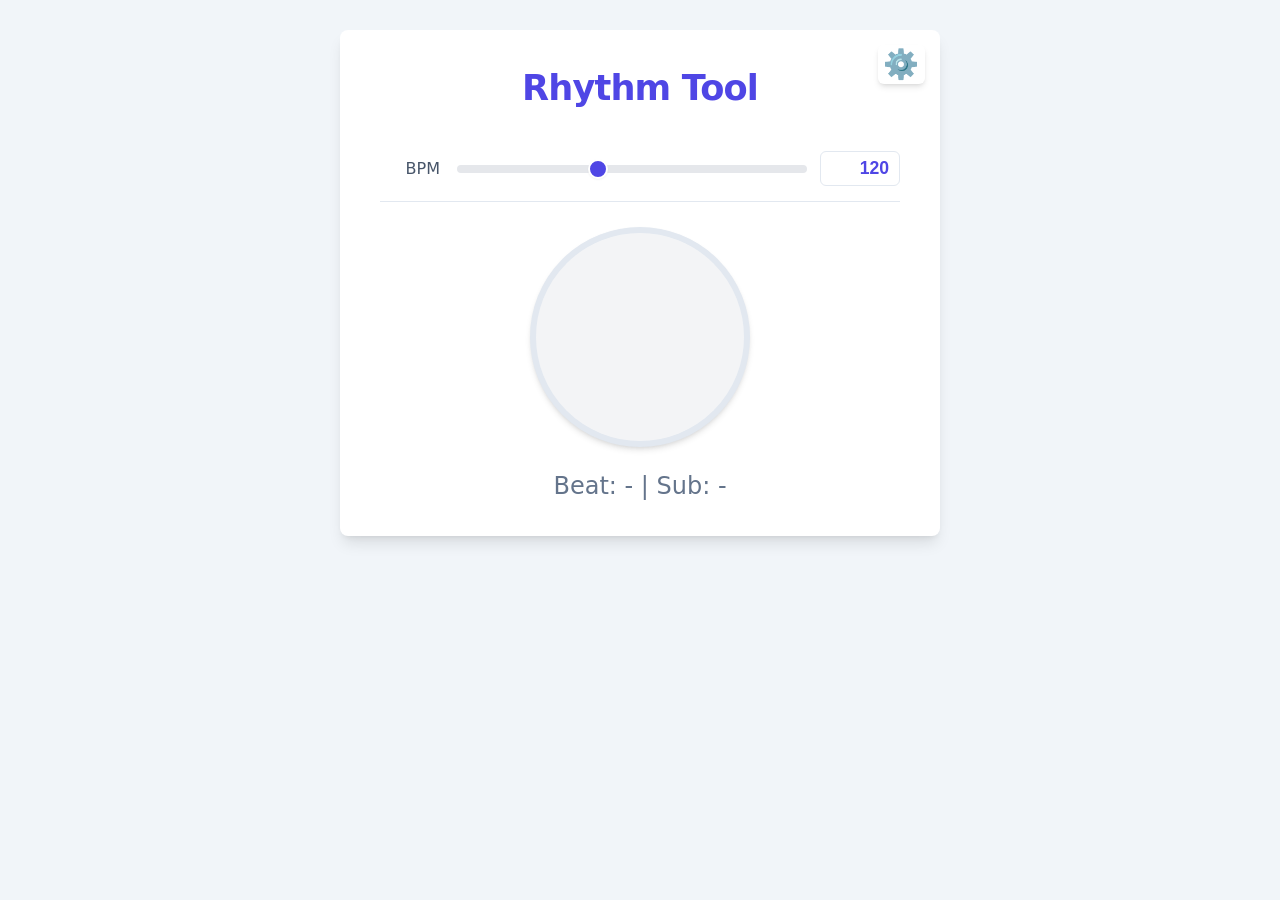
<file: neuro metronome v5.html>
<!DOCTYPE html>
<html lang="en">
<head>
    <meta charset="UTF-8">
    <meta name="viewport" content="width=device-width, initial-scale=1.0">
    <meta name="description" content="A modern, configurable pattern metronome with precise BPM input, behavior-controlled visuals (symbols/beat numbers), sound editor preview, clipboard sharing, and WAV export.">
    <meta name="keywords" content="metronome, pattern, sequencer, emoji, text, beat count, beat number, visual, behavior, sound editor, preview, bpm input, 1 bpm, arrow, strum, audio, export, wav, accessible, rhythm, music, tool, clipboard, fallback, offline, base64, utf8, compact">
    <title>Rhythm Tool Pro v3.8 (Behavior-Driven Visuals)</title>
    <style>
        :root {
            --primary-color: #4f46e5; /* Indigo */
            --primary-color-dark: #4338ca;
            --secondary-color: #6366f1; /* Lighter Indigo */
            --accent-color-1: #10b981; /* Emerald Green (Cow) */
            --accent-color-2: #f59e0b; /* Amber Yellow (Tiger) */
            --accent-color-3: #ec4899; /* Pink (Pig) */
            --accent-color-4: #3b82f6; /* Blue (Frog) */
            --accent-color-5: #8b5cf6; /* Violet (Up Arrow) - Can be changed by picker */
            --accent-color-6: #64748b; /* Slate Gray (Down Arrow) - Can be changed by picker */
            --bg-color: #f1f5f9; /* Slate 100 */
            --card-bg-color: #ffffff;
            --modal-bg-color: #ffffff;
            --border-color: #e2e8f0; /* Slate 200 */
            --label-color: #475569; /* Slate 600 */
            --text-color: #0f172a; /* Slate 900 */
            --text-muted-color: #64748b; /* Slate 500 */
            --error-color: #ef4444; /* Red 500 */
            --success-color: #22c55e; /* Green 500 */
            --info-color: #3b82f6; /* Blue 500 */
            --warning-color: #f59e0b; /* Amber 500 */
            --shadow-sm: 0 1px 2px 0 rgba(0, 0, 0, 0.05);
            --shadow-md: 0 4px 6px -1px rgba(0, 0, 0, 0.1), 0 2px 4px -2px rgba(0, 0, 0, 0.1);
            --shadow-lg: 0 10px 15px -3px rgba(0, 0, 0, 0.1), 0 4px 6px -4px rgba(0, 0, 0, 0.1);
            --shadow-inner: inset 0 2px 4px 0 rgba(0, 0, 0, 0.05);
            --border-radius: 0.375rem; /* 6px */
            --border-radius-lg: 0.5rem; /* 8px */
            --transition-speed: 0.2s;
        }
        *, *::before, *::after { box-sizing: border-box; }
        html { scroll-behavior: smooth; font-size: 16px; }
        body {
            font-family: ui-sans-serif, system-ui, -apple-system, BlinkMacSystemFont, "Segoe UI", Roboto, "Helvetica Neue", Arial, "Noto Sans", sans-serif, "Apple Color Emoji", "Segoe UI Emoji", "Segoe UI Symbol", "Noto Color Emoji";
            margin: 0; background-color: var(--bg-color); color: var(--text-color);
            line-height: 1.6; display: flex; justify-content: center; align-items: flex-start;
            min-height: 100vh; padding: 30px 15px;
        }
        #appContainer { background-color: var(--card-bg-color); padding: 30px 40px; border-radius: var(--border-radius-lg); box-shadow: var(--shadow-lg); width: 100%; max-width: 600px; display: flex; flex-direction: column; gap: 25px; position: relative; }
        h1 { color: var(--primary-color); text-align: center; margin: 0 0 10px 0; font-size: 2.2em; font-weight: 700; letter-spacing: -0.025em; }
        h2 { margin: 0; font-size: 1.6em; color: var(--primary-color); font-weight: 600; }
        h3 { font-size: 1.1em; font-weight: 600; color: var(--primary-color); text-align: left; width: 100%; margin-bottom: 15px; padding-bottom: 5px; border-bottom: 1px solid var(--border-color); }
        fieldset { border: none; padding: 0; margin: 0; }
        legend { position: absolute; width: 1px; height: 1px; padding: 0; margin: -1px; overflow: hidden; clip: rect(0, 0, 0, 0); white-space: nowrap; border-width: 0; }
        .control-section { display: grid; grid-template-columns: 120px 1fr auto; align-items: center; gap: 10px 15px; }
        .control-section#bpmControl { grid-template-columns: 60px 1fr 80px; gap: 10px 15px; padding-bottom: 15px; border-bottom: 1px solid var(--border-color); }
        .control-section label { font-weight: 500; color: var(--label-color); text-align: right; font-size: 1em; }
        .control-section input[type="color"] { width: 50px; height: 30px; padding: 2px; border: 1px solid var(--border-color); border-radius: var(--border-radius); cursor: pointer; background-color: white; grid-column: 2 / 3; justify-self: start; }
        .control-section select { width: auto; min-width: 80px; padding: 8px 10px; font-size: 0.95em; border-radius: var(--border-radius); border: 1px solid var(--border-color); grid-column: 2 / 3; justify-self: start; background-color: white;}
        #bpmControl input[type="range"] { width: 100%; accent-color: var(--primary-color); cursor: grab; height: 8px; border-radius: 4px; background-color: #e5e7eb; appearance: none; vertical-align: middle; grid-column: 2 / 3; }
        #bpmControl input[type="range"]::-webkit-slider-thumb { appearance: none; width: 20px; height: 20px; background: var(--primary-color); border-radius: 50%; cursor: grab; box-shadow: var(--shadow-sm); border: 2px solid white; }
        #bpmControl input[type="range"]::-moz-range-thumb { width: 20px; height: 20px; background: var(--primary-color); border-radius: 50%; cursor: grab; border: none; box-shadow: var(--shadow-sm); }
        #bpmControl input[type="range"]:active { cursor: grabbing; }
        #bpmControl .control-value-input { font-weight: 700; font-size: 1.1em; color: var(--primary-color); width: 100%; text-align: right; padding: 6px 10px; border: 1px solid var(--border-color); border-radius: var(--border-radius); grid-column: 3 / 4; -moz-appearance: textfield; }
        #bpmControl .control-value-input::-webkit-outer-spin-button,
        #bpmControl .control-value-input::-webkit-inner-spin-button { -webkit-appearance: none; margin: 0; }
        #visualArea { display: flex; flex-direction: column; align-items: center; gap: 10px; }
        #visualControlContainer { width: 220px; height: 220px; border: 6px solid var(--border-color); border-radius: 50%; transition: border-color var(--transition-speed) ease-out, background-color var(--transition-speed) ease-out, box-shadow var(--transition-speed) ease-out, transform var(--transition-speed) ease-out; display: flex; align-items: center; justify-content: center; flex-shrink: 0; cursor: pointer; user-select: none; background-color: #f9fafb; box-shadow: var(--shadow-md); position: relative; overflow: hidden; }
        #visualControlContainer:hover { border-color: var(--secondary-color); box-shadow: var(--shadow-lg); transform: scale(1.02); }
        #visualControlContainer:active { transform: scale(0.98); box-shadow: var(--shadow-sm); }
        #visualControlContainer.running { border-color: var(--error-color); animation: runningPulse 1.5s infinite ease-in-out; }
        #visualControlContainer.running:hover { border-color: #dc2626; }
        @keyframes runningPulse { 0% { box-shadow: var(--shadow-md), 0 0 0 0 rgba(239, 68, 68, 0.4); } 70% { box-shadow: var(--shadow-md), 0 0 0 10px rgba(239, 68, 68, 0); } 100% { box-shadow: var(--shadow-md), 0 0 0 0 rgba(239, 68, 68, 0); } }
        #emojiDisplay { font-size: 60px; line-height: 1.1; display: inline-block; text-shadow: 2px 2px 5px rgba(0, 0, 0, 0.15); font-family: ui-sans-serif, system-ui, -apple-system, BlinkMacSystemFont, "Segoe UI", Roboto, "Helvetica Neue", Arial, "Noto Sans", sans-serif, "Apple Color Emoji", "Segoe UI Emoji", "Segoe UI Symbol", "Noto Color Emoji"; transition: transform var(--transition-speed) ease, color var(--transition-speed) ease; opacity: 1; font-weight: 700; white-space: normal; word-break: break-word; text-align: center; padding: 5px; min-height: 1em; /* Ensure space even when blank */ }
        #visualControlContainer:active #emojiDisplay { transform: scale(0.95); }
        #visualControlContainer.vis-cow { background-color: #a7f3d0; } #visualControlContainer.vis-cow:not(.running) { border-color: var(--accent-color-1); }
        #visualControlContainer.vis-tiger { background-color: #fde68a; } #visualControlContainer.vis-tiger:not(.running) { border-color: var(--accent-color-2); }
        #visualControlContainer.vis-pig { background-color: #fbcfe8; } #visualControlContainer.vis-pig:not(.running) { border-color: var(--accent-color-3); }
        #visualControlContainer.vis-frog { background-color: #bfdbfe; } #visualControlContainer.vis-frog:not(.running) { border-color: var(--accent-color-4); }
        #visualControlContainer.vis-up { background-color: var(--accent-color-5); } #visualControlContainer.vis-up:not(.running) { border-color: var(--accent-color-5); }
        #visualControlContainer.vis-down { background-color: var(--accent-color-6); } #visualControlContainer.vis-down:not(.running) { border-color: var(--accent-color-6); }
        #visualControlContainer.vis-none { background-color: #f3f4f6; } #visualControlContainer.vis-none:not(.running) { border-color: var(--border-color); }
        #visualControlContainer.vis-up #emojiDisplay,
        #visualControlContainer.vis-down #emojiDisplay { color: white; text-shadow: 1px 1px 3px rgba(0,0,0,0.4); }
        #infoDisplay { font-size: 1.5em; color: var(--text-muted-color); font-weight: 500; text-align: center; width: 100%; margin-top: 10px; min-height: 1.6em; }
        #visualArea.running #infoDisplay { color: var(--primary-color); font-weight: 600; }
        #settingsButton { position: absolute; top: 15px; right: 15px; background: none; border: none; font-size: 1.8em; cursor: pointer; color: var(--text-muted-color); padding: 5px; line-height: 1; transition: color var(--transition-speed) ease, transform var(--transition-speed) ease; }
        #settingsButton:hover { color: var(--primary-color); transform: rotate(45deg); }
        #settingsButton:disabled { opacity: 0.5; cursor: not-allowed; transform: none; }
        .button-group { display: flex; gap: 10px; justify-content: flex-start; flex-wrap: wrap; }
        #settingsModal .button-group { margin-top: 10px; }
        button { padding: 10px 20px; font-size: 0.95em; font-weight: 600; border-radius: var(--border-radius); cursor: pointer; border: none; transition: all var(--transition-speed) ease; background-color: var(--secondary-color); color: white; box-shadow: var(--shadow-md); letter-spacing: 0.025em; }
        button:hover:not(:disabled) { filter: brightness(1.1); box-shadow: var(--shadow-lg); }
        button:active:not(:disabled) { transform: translateY(1px) scale(0.98); filter: brightness(0.95); box-shadow: var(--shadow-sm); }
        button:disabled { opacity: 0.5; cursor: not-allowed; box-shadow: none; background-color: #9ca3af; }
        button.primary { background-color: var(--primary-color); } button.primary:hover:not(:disabled) { background-color: var(--primary-color-dark); }
        button.danger { background-color: var(--error-color); } button.danger:hover:not(:disabled) { background-color: #dc2626; }
        button.success { background-color: var(--success-color); } button.success:hover:not(:disabled) { background-color: #16a34a; }
        button.warning { background-color: var(--warning-color); color: #78350f; } button.warning:hover:not(:disabled) { background-color: #facc15; }
        button.info { background-color: var(--info-color); } button.info:hover:not(:disabled) { background-color: #2563eb; }
        button.small-play-btn { padding: 2px 6px; font-size: 0.9em; line-height: 1; min-width: auto; background-color: var(--info-color); margin-left: 10px; vertical-align: middle; }
        button.small-play-btn:hover:not(:disabled) { background-color: #2563eb; }
        dialog { border: none; border-radius: var(--border-radius-lg); box-shadow: var(--shadow-lg); padding: 0; max-width: 95vw; max-height: 90vh; overflow: hidden; width: 700px; }
        dialog[open] { animation: zoomIn 0.3s ease-out; }
        dialog::backdrop { background-color: rgba(17, 24, 39, 0.6); backdrop-filter: blur(5px); animation: fadeIn 0.3s ease-out; }
        @keyframes fadeIn { from { opacity: 0; } to { opacity: 1; } }
        @keyframes zoomIn { from { opacity: 0; transform: scale(0.95); } to { opacity: 1; transform: scale(1); } }
        .modal-header { padding: 20px 30px; border-bottom: 1px solid var(--border-color); display: flex; justify-content: space-between; align-items: center; }
        .modal-close-btn { background: none; border: none; font-size: 2em; line-height: 1; cursor: pointer; color: var(--text-muted-color); padding: 0 5px; }
        .modal-close-btn:hover { color: var(--error-color); }
        .modal-body { padding: 30px; overflow-y: auto; max-height: calc(90vh - 150px); display: flex; flex-direction: column; gap: 25px;}
        .modal-footer { padding: 20px 30px; border-top: 1px solid var(--border-color); text-align: right; background-color: #f9fafb; }
        #settingsModal .settings-section { margin-bottom: 20px; padding-bottom: 20px; border-bottom: 1px dashed var(--border-color); }
        #settingsModal .settings-section:last-child { border-bottom: none; margin-bottom: 0; padding-bottom: 0; }
        #soundEditorGrid { display: grid; grid-template-columns: repeat(auto-fit, minmax(240px, 1fr)); gap: 25px; }
        .sound-param-group { border: 1px solid var(--border-color); border-radius: var(--border-radius-lg); padding: 20px; background-color: #fff; box-shadow: var(--shadow-sm); }
        .sound-param-group h3 { display: flex; align-items: center; justify-content: center; margin: 0 0 20px 0; font-size: 1.2em; color: var(--primary-color); text-align: center; font-weight: 600; text-transform: capitalize; }
        .sound-param-group > div { display: grid; grid-template-columns: 75px 1fr; gap: 5px 10px; align-items: center; margin-bottom: 12px; }
        .sound-param-group label { text-align: right; font-size: 0.9em; font-weight: 500; color: var(--label-color); }
        .sound-param-group input, .sound-param-group select { width: 100%; padding: 8px 10px; font-size: 0.95em; border-radius: var(--border-radius); border: 1px solid var(--border-color); background-color: white; }
        #patternEditorHeader { display: flex; justify-content: space-between; align-items: center; margin-bottom: 20px; padding: 12px 15px; background-color: #f9fafb; border: 1px solid var(--border-color); border-radius: var(--border-radius-lg); flex-wrap: wrap; gap: 15px; }
        .mode-toggle { display: flex; align-items: center; gap: 10px; } .mode-toggle label { font-size: 1em; font-weight: 500; margin: 0; color: var(--label-color); }
        .switch { position: relative; display: inline-block; width: 50px; height: 24px; flex-shrink: 0; } .switch input { opacity: 0; width: 0; height: 0; } .slider { position: absolute; cursor: pointer; top: 0; left: 0; right: 0; bottom: 0; background-color: #ccc; transition: .4s; border-radius: 24px; } .slider:before { position: absolute; content: ""; height: 18px; width: 18px; left: 3px; bottom: 3px; background-color: white; transition: .4s; border-radius: 50%; box-shadow: 0 1px 3px rgba(0,0,0,0.2); } input:checked + .slider { background-color: var(--primary-color); } input:checked + .slider:before { transform: translateX(26px); }
        #patternEditorHeader > span { font-size: 0.9em; color: var(--text-muted-color); text-align: right; flex-grow: 1;}
        #patternEditorContainer { overflow-x: auto; background-color: #f3f4f6; padding: 15px; border-radius: var(--border-radius-lg); border: 1px solid var(--border-color); }
        .pattern-grid { display: grid; grid-template-columns: 55px repeat(4, minmax(85px, 1fr)); gap: 8px; margin-top: 0; min-width: 450px; }
        .pattern-header { font-weight: 600; text-align: center; font-size: 0.9em; padding: 8px 5px; background-color: var(--secondary-color); color: white; border-radius: var(--border-radius); position: sticky; top: 0; z-index: 10; box-shadow: var(--shadow-sm); }
        .beat-label { font-weight: 700; text-align: center; padding: 8px 5px; background-color: #e5e7eb; border-radius: var(--border-radius); display: flex; align-items: center; justify-content: center; font-size: 1.1em; border: 1px solid var(--border-color); }
        .pattern-step { border: 1px solid var(--border-color); border-radius: var(--border-radius); padding: 10px 6px; background-color: var(--card-bg-color); cursor: pointer; transition: all var(--transition-speed) ease-out; display: flex; flex-direction: column; align-items: center; justify-content: center; min-height: 70px; text-align: center; position: relative; box-shadow: var(--shadow-sm); user-select: none; overflow: hidden; }
        .pattern-step:hover { border-color: var(--secondary-color); transform: translateY(-2px); box-shadow: var(--shadow-md); } .pattern-step:active { transform: translateY(0px) scale(0.98); box-shadow: var(--shadow-sm); }
        .pattern-step.active-step::after { content: ''; position: absolute; top: -4px; left: -4px; right: -4px; bottom: -4px; border: 3px solid var(--primary-color); border-radius: calc(var(--border-radius) + 4px); pointer-events: none; animation: pulse 1.5s infinite ease-in-out; }
        @keyframes pulse { 0% { box-shadow: 0 0 0 0 rgba(79, 70, 229, 0.4); } 70% { box-shadow: 0 0 0 8px rgba(79, 70, 229, 0); } 100% { box-shadow: 0 0 0 0 rgba(79, 70, 229, 0); } }
        .step-animal, .step-behavior { font-size: 1em; line-height: 1.3; }
        .step-animal { font-weight: 600; margin-bottom: 4px; text-transform: capitalize; font-size: 1.0em; max-width: 100%; overflow: hidden; text-overflow: ellipsis; white-space: nowrap; }
         .step-behavior { color: var(--text-muted-color); font-size: 0.85em; }
        .step-behavior.off, .step-animal.none { color: #9ca3af; font-size: 0.9em; }
        #settingsModal #shareSection textarea { width: 100%; min-height: 60px; font-size: 0.85em; font-family: monospace; word-break: break-all;}
        #settingsModal #exportSection .export-controls { display: flex; align-items: center; justify-content: flex-start; gap: 15px; flex-wrap: wrap; }
        #settingsModal #exportSection .export-controls input[type="number"] { width: 80px; text-align: right; margin-right: 5px; padding: 8px 10px; font-size: 0.95em; border-radius: var(--border-radius); border: 1px solid var(--border-color); background-color: white;}
        #settingsModal #exportStatus, #settingsModal #clipboardStatus { margin-top: 10px; font-weight: 500; min-height: 1.2em; font-size: 0.9em; text-align: left; }
        #settingsModal #clipboardStatus.warning { color: var(--warning-color); }
        #settingsModal #exportStatus.success, #settingsModal #clipboardStatus.success { color: var(--success-color); }
        #settingsModal #exportStatus.error, #settingsModal #clipboardStatus.error { color: var(--error-color); }
        #settingsModal #exportStatus.processing { color: var(--primary-color); font-style: italic; }
        @media (max-width: 768px) { dialog { width: 90vw; } .modal-body { padding: 20px; } .modal-header, .modal-footer { padding: 15px 20px; } }
        @media (max-width: 640px) {
            body { padding: 15px 10px; }
            #appContainer { padding: 20px 15px; gap: 20px; }
            h1 { font-size: 1.8em; }
            .control-section#bpmControl { grid-template-columns: 50px 1fr 70px; gap: 8px 10px; }
            #bpmControl .control-value-input { font-size: 1.0em; padding: 6px 8px;}
            #visualArea { margin-top: 20px; margin-bottom: 20px; }
            #visualControlContainer { width: 75vw; height: 75vw; border-width: 5px; }
            #emojiDisplay { font-size: 25vw; }
            #infoDisplay { font-size: 1.3em; margin-top: 15px; }
            #settingsButton { font-size: 1.6em; top: 10px; right: 10px; }
            .button-group button { font-size: 0.9em; padding: 10px 15px; }
            dialog { width: 95vw; }
            .pattern-grid { min-width: 360px; grid-template-columns: 45px repeat(4, minmax(70px, 1fr)); }
            .pattern-step { min-height: 60px; padding: 6px 4px; }
            .step-animal { font-size: 0.9em; }
            .step-behavior { font-size: 0.8em; }
            #settingsModal .control-section { grid-template-columns: 100px 1fr auto; }
        }
    </style>
</head>
<body>
    <div id="appContainer">
        <button id="settingsButton" aria-label="Open Settings" data-modal-id="settingsModal">⚙️</button>
        <h1>Rhythm Tool</h1>
        <div class="control-section" id="bpmControl">
            <label for="bpmSlider">BPM</label>
            <input type="range" id="bpmSlider" name="bpmSlider" min="1" max="300" value="120" aria-label="Beats Per Minute Slider">
            <input type="number" id="bpmInput" name="bpmInput" class="control-value-input" min="1" max="300" step="1" value="120" aria-label="Beats Per Minute Input">
        </div>
        <div id="visualArea">
             <div id="visualControlContainer" role="button" aria-label="Start Metronome" tabindex="0">
                <span id="emojiDisplay" aria-live="polite" aria-label="Current Beat Visual"></span>
             </div>
             <div id="infoDisplay" aria-live="polite">Beat: - | Sub: -</div>
        </div>
    </div>

    <dialog id="settingsModal" aria-labelledby="settingsModalTitle" aria-modal="true">
        <div class="modal-header">
            <h2 id="settingsModalTitle">Settings & Tools</h2>
            <button class="modal-close-btn" data-modal-id="settingsModal" aria-label="Close Settings">&times;</button>
        </div>
        <div class="modal-body">
            <fieldset class="settings-section">
              <h3>General</h3>
                 <div class="control-section">
                    <label for="beatsPerMeasure">Beats/Measure</label>
                    <select id="beatsPerMeasure" name="beatsPerMeasure" aria-label="Beats Per Measure">
                        <option value="1">1</option> <option value="2">2</option>
                        <option value="3">3</option> <option value="4" selected>4</option>
                        <option value="5">5</option> <option value="6">6</option>
                        <option value="7">7</option> <option value="8">8</option>
                    </select>
                    <span></span>
                 </div>
                 <div class="control-section">
                    <label for="displayMode">Main Display</label>
                    <select id="displayMode" name="displayMode" aria-label="Main Visual Display Mode">
                        <option value="symbol" selected>Show Symbol</option>
                        <option value="beat">Show Beat Count</option>
                    </select>
                    <span></span>
                 </div>
            </fieldset>
             <fieldset class="settings-section">
                <h3>Appearance</h3>
                 <div class="control-section">
                    <label for="upArrowColor">Up Arrow (↑) Color</label>
                    <input type="color" id="upArrowColor" data-css-var="--accent-color-5" data-state-key="c5">
                    <span></span>
                 </div>
                 <div class="control-section">
                    <label for="downArrowColor">Down Arrow (↓) Color</label>
                    <input type="color" id="downArrowColor" data-css-var="--accent-color-6" data-state-key="c6">
                     <span></span>
                 </div>
            </fieldset>
            <fieldset class="settings-section">
                <h3>Editors</h3>
                <div class="button-group">
                    <button data-modal-id="soundEditorModal" id="editSoundsButton">Edit Sounds</button>
                    <button data-modal-id="patternEditorModal" id="editPatternButton">Edit Pattern</button>
                </div>
            </fieldset>
            <fieldset id="exportSection" class="settings-section">
                <h3>Export Audio (WAV)</h3>
                 <div class="export-controls">
                    <label for="exportDuration">Duration:</label>
                    <div>
                         <input type="number" id="exportDuration" value="10" min="1" max="300" step="1">
                         <span> sec (Max: 300)</span>
                    </div>
                    <button id="exportWavButton" class="info">Export</button>
                </div>
                <div id="exportStatus" role="status" aria-live="polite"></div>
            </fieldset>
            <fieldset id="shareSection" class="settings-section">
                <h3>Share Settings (Compact)</h3>
                <textarea id="settingsCode" placeholder="Copy compact code from here or paste code here to load..." rows="3" aria-label="Encoded Settings Code Input/Output"></textarea>
                <div class="button-group">
                     <button id="copyCodeButton" class="warning">Copy Code</button>
                     <button id="loadCodeButton" class="success">Load from Clipboard</button>
                     <button id="loadTextBoxButton" class="success">Load from Text Box</button>
                </div>
                <div id="clipboardStatus" role="status" aria-live="polite"></div>
                 <p style="font-size: 0.8em; color: var(--text-muted-color); margin-top: 10px;">Note: Custom display symbols & display mode are not saved/loaded.</p>
            </fieldset>
        </div>
        <div class="modal-footer">
             <button class="modal-close-btn primary" data-modal-id="settingsModal">Close</button>
        </div>
    </dialog>
    <dialog id="soundEditorModal" aria-labelledby="soundEditorTitle" aria-modal="true">
         <div class="modal-header"><h2 id="soundEditorTitle">Sound Editor</h2><button class="modal-close-btn" data-modal-id="soundEditorModal" aria-label="Close sound editor">&times;</button></div>
         <div class="modal-body"><div id="soundEditorGrid"></div></div>
         <div class="modal-footer"><button class="modal-close-btn primary" data-modal-id="soundEditorModal">Done</button></div>
    </dialog>
    <dialog id="patternEditorModal" aria-labelledby="patternEditorTitle" aria-modal="true">
        <div class="modal-header"><h2 id="patternEditorTitle">Rhythm Pattern Editor</h2><button class="modal-close-btn" data-modal-id="patternEditorModal" aria-label="Close pattern editor">&times;</button></div>
         <div class="modal-body">
             <div id="patternEditorHeader">
                 <div class="mode-toggle">
                    <label id="editModeToggleLabel" for="editModeToggle">Editing:</label>
                    <span id="editModeLabel" aria-live="polite">Symbol</span>
                    <label class="switch" aria-labelledby="editModeToggleLabel">
                        <input type="checkbox" id="editModeToggle" aria-controls="patternGrid">
                        <span class="slider"></span>
                    </label>
                </div>
                <span id="editModeHint">Click squares to cycle values</span>
             </div>
            <div id="patternEditorContainer" role="grid" aria-label="Rhythm Pattern Grid"><div id="patternGrid" class="pattern-grid"></div></div>
        </div>
        <div class="modal-footer"><button class="modal-close-btn primary" data-modal-id="patternEditorModal">Done</button></div>
    </dialog>

    <script>
        const App = (() => {
            let state = { bpm: 120, beatsPerMeasure: 4, soundParams: { cow: { name: "Cow 🐮", emoji: "🐮", freq: 110, dur: 0.20, fadeIn: 0.01, fadeOut: 0.18, type: 'sawtooth', vol: 0.6 }, tiger: { name: "Tiger 🐯", emoji: "🐯", freq: 400, dur: 0.15, fadeIn: 0.005, fadeOut: 0.12, type: 'square', vol: 0.4 }, pig: { name: "Pig 🐷", emoji: "🐷", freq: 880, dur: 0.08, fadeIn: 0.002, fadeOut: 0.07, type: 'triangle', vol: 0.35 }, frog: { name: "Frog 🐸", emoji: "🐸", freq: 1400, dur: 0.06, fadeIn: 0.001, fadeOut: 0.05, type: 'sine', vol: 0.3 }, up: { name: "Up ↑", emoji: "↑", freq: 750, dur: 0.05, fadeIn: 0.001, fadeOut: 0.04, type: 'sine', vol: 0.35 }, down: { name: "Down ↓", emoji: "↓", freq: 500, dur: 0.07, fadeIn: 0.001, fadeOut: 0.06, type: 'sine', vol: 0.4 } }, patternConfig: [], isRunning: false, current16thNote: 0, nextNoteTime: 0.0, patternEditMode: 'animal', activeStepElement: null, c5: '#8b5cf6', c6: '#64748b', displayMode: 'symbol' };
            const MAX_BEATS = 8; const MAX_EXPORT_DURATION_SEC = 300; const MIN_BPM = 1; const MAX_BPM = 300;
            let audioContext; let timerID = null; let dom = {};
            const SYMBOL_CYCLE = ['none', 'cow', 'tiger', 'pig', 'frog', 'up', 'down']; const BEHAVIOR_CYCLE = ['off', 'both', 'hear', 'display']; const SUBDIVISION_LABELS = ['1', 'e', 'AND', 'a'];
            const LOOKAHEAD_MS = 25.0; const SCHEDULE_AHEAD_TIME_SEC = 0.1;

            function setupAudioContext() { if (!audioContext) { try { audioContext = new (window.AudioContext || window.webkitAudioContext)(); if (!audioContext) throw new Error("AudioContext creation failed."); } catch (e) { console.error("Web Audio API Error:", e); alert("Web Audio API not supported/failed."); return false; } } if (audioContext.state === 'suspended') { audioContext.resume().catch(e => console.warn("AudioContext resume needed user gesture:", e)); } return audioContext.state === 'running'; }
            function playTone(time, params, targetCtx, destinationNode) { const ctx = targetCtx || audioContext; const dest = destinationNode || ctx?.destination; const isActive = (ctx instanceof AudioContext) ? ctx.state === 'running' : (ctx instanceof OfflineAudioContext ? true : false); if (!ctx || !isActive || !dest || !params || params.vol <= 0 || !params.freq) { return; } const { freq, dur, fadeIn, fadeOut, type, vol } = params; const safeFadeIn = Math.max(0.001, fadeIn || 0.001); const safeFadeOut = Math.max(0.001, fadeOut || 0.001); const totalDuration = Math.max(safeFadeIn + safeFadeOut, dur || 0.01); try { const osc = ctx.createOscillator(); const gain = ctx.createGain(); osc.connect(gain).connect(dest); osc.type = type || 'sine'; osc.frequency.setValueAtTime(freq, time); gain.gain.setValueAtTime(0, time); gain.gain.linearRampToValueAtTime(vol, time + safeFadeIn); const startFadeOutTime = time + totalDuration - safeFadeOut; const effectiveStartFadeOutTime = Math.max(startFadeOutTime, time + safeFadeIn); if (effectiveStartFadeOutTime > (time + safeFadeIn)) { gain.gain.setValueAtTime(vol, effectiveStartFadeOutTime); } gain.gain.linearRampToValueAtTime(0.0001, effectiveStartFadeOutTime + safeFadeOut); osc.start(time); osc.stop(effectiveStartFadeOutTime + safeFadeOut + 0.01); } catch (e) { console.error("Error playing tone:", e, "Params:", params); } }
            const SYMBOL_MAP = { none: 0, cow: 1, tiger: 2, pig: 3, frog: 4, up: 5, down: 6 }; const SYMBOL_MAP_REV = ["none", "cow", "tiger", "pig", "frog", "up", "down"];
            const BEHAVIOR_MAP = { off: 0, both: 1, hear: 2, display: 3 }; const BEHAVIOR_MAP_REV = ["off", "both", "hear", "display"];
            const WAVE_TYPE_MAP = { sine: 0, square: 1, triangle: 2, sawtooth: 3 }; const WAVE_TYPE_MAP_REV = ["sine", "square", "triangle", "sawtooth"];
            function padNum(num, len) { return num.toString().padStart(len, '0'); }
            function base64UrlEncode(u8Array) { const bs = String.fromCharCode(...u8Array); return btoa(bs).replace(/\+/g, '-').replace(/\//g, '_').replace(/=+$/, ''); }
            function base64UrlDecode(str) { str = str.replace(/-/g, '+').replace(/_/g, '/'); while (str.length % 4) { str += '='; } const bs = atob(str); const len = bs.length; const bytes = new Uint8Array(len); for (let i = 0; i < len; i++) { bytes[i] = bs.charCodeAt(i); } return bytes; }

            function encodeSettingsCompact() { try { let p = ""; p += padNum(state.bpm, 3); p += state.beatsPerMeasure.toString(); p += state.c5.substring(1); p += state.c6.substring(1); for (const k of SYMBOL_MAP_REV.slice(1)) { const s = state.soundParams[k]; p += padNum(Math.min(9999,Math.max(0,Math.round(s.freq))), 4); p += padNum(Math.min(99,Math.max(0,Math.round(s.vol*100))), 2); p += padNum(Math.min(9999,Math.max(0,Math.round(s.dur*1000))), 4); p += WAVE_TYPE_MAP[s.type]??0; p += padNum(Math.min(999,Math.max(0,Math.round(s.fadeIn*1000))), 3); p += padNum(Math.min(999,Math.max(0,Math.round(s.fadeOut*1000))), 3); } const totalSteps = state.beatsPerMeasure * 4; for (let i = 0; i < totalSteps; i++) { const step = state.patternConfig[i] || { animal: 'none', behavior: 'off' }; p += SYMBOL_MAP[step.animal]??0; p += BEHAVIOR_MAP[step.behavior]??0; } const maxPatternSlots = MAX_BEATS * 4; for (let i = totalSteps; i < maxPatternSlots; i++) { p += '00'; } const bytes = new TextEncoder().encode(p); return base64UrlEncode(bytes); } catch (e) { console.error("Compact Encoding Error:", e); setStatusMessage(dom.clipboardStatusDiv, "Error creating code.", 'error'); return null; } }
            function decodeSettingsCompact(encodedString) { try { const bytes = base64UrlDecode(encodedString); const packed = new TextDecoder().decode(bytes); let pos = 0; const read = (len) => { if (pos + len > packed.length) throw new Error("Unexpected end of string."); const sub = packed.substring(pos, pos + len); pos += len; return sub; }; const newSettings = { soundParams: {}, patternConfig: [] }; newSettings.b = parseInt(read(3), 10); newSettings.m = parseInt(read(1), 10); newSettings.c5 = '#' + read(6); newSettings.c6 = '#' + read(6); if (isNaN(newSettings.b) || newSettings.b < MIN_BPM || newSettings.b > MAX_BPM) throw new Error(`Invalid BPM (${newSettings.b}). Must be ${MIN_BPM}-${MAX_BPM}.`); if (isNaN(newSettings.m) || newSettings.m < 1 || newSettings.m > MAX_BEATS) throw new Error("Invalid Beats/Measure"); if (!/^#[0-9a-fA-F]{6}$/.test(newSettings.c5)) throw new Error("Invalid Color 5"); if (!/^#[0-9a-fA-F]{6}$/.test(newSettings.c6)) throw new Error("Invalid Color 6"); const defaultSPs = App.getDefaultState().soundParams; for (const key of SYMBOL_MAP_REV.slice(1)) { const freq = parseInt(read(4), 10); const vol = parseInt(read(2), 10) / 100; const dur = parseInt(read(4), 10) / 1000; const typeIndex = parseInt(read(1), 10); const fadeIn = parseInt(read(3), 10) / 1000; const fadeOut = parseInt(read(3), 10) / 1000; if (isNaN(freq) || isNaN(vol) || isNaN(dur) || isNaN(typeIndex) || isNaN(fadeIn) || isNaN(fadeOut)) { throw new Error(`Invalid sound param for ${key}`); } newSettings.soundParams[key] = { name: defaultSPs[key]?.name || key, emoji: defaultSPs[key]?.emoji || '', freq: freq, vol: vol, dur: dur, type: WAVE_TYPE_MAP_REV[typeIndex] || 'sine', fadeIn: fadeIn, fadeOut: fadeOut, }; } const totalSteps = newSettings.m * 4; for (let i = 0; i < totalSteps; i++) { const symbolIndex = parseInt(read(1), 10); const behaviorIndex = parseInt(read(1), 10); if(symbolIndex >= SYMBOL_MAP_REV.length || behaviorIndex >= BEHAVIOR_MAP_REV.length) { throw new Error(`Invalid pattern index at ${i}`); } newSettings.patternConfig.push({ animal: SYMBOL_MAP_REV[symbolIndex], behavior: BEHAVIOR_MAP_REV[behaviorIndex] }); } return newSettings; } catch (e) { console.error("Compact Decoding Error:", e); setStatusMessage(dom.clipboardStatusDiv, `Load Error: ${e.message}`, 'error'); return null; } }
            function renderSoundEditor() { dom.soundEditorGrid.innerHTML = ''; Object.entries(state.soundParams).forEach(([key, params]) => { const group = document.createElement('div'); group.className = 'sound-param-group'; group.innerHTML = `<h3> ${params.name || key} <button class="small-play-btn" data-symbol-key="${key}" aria-label="Preview ${params.name || key} sound">▶️</button> </h3> <div> <label for="${key}_freq">Freq</label> <input type="number" id="${key}_freq" data-symbol-key="${key}" data-param="freq" value="${params.freq}" min="20" max="5000" step="1"> </div> <div> <label for="${key}_vol">Vol</label> <input type="range" id="${key}_vol" data-symbol-key="${key}" data-param="vol" value="${params.vol}" min="0" max="1" step="0.01"> </div> <div> <label for="${key}_dur">Dur</label> <input type="number" id="${key}_dur" data-symbol-key="${key}" data-param="dur" value="${params.dur}" min="0.01" max="2" step="0.005"> </div> <div> <label for="${key}_type">Type</label> <select id="${key}_type" data-symbol-key="${key}" data-param="type"> ${['sine','square','triangle','sawtooth'].map(t=>`<option value="${t}" ${params.type===t?'selected':''}>${t[0].toUpperCase()+t.slice(1)}</option>`).join('')} </select> </div> <div> <label for="${key}_fadeIn">FadeIn</label> <input type="number" id="${key}_fadeIn" data-symbol-key="${key}" data-param="fadeIn" value="${params.fadeIn}" min="0.001" max="1" step="0.001"> </div> <div> <label for="${key}_fadeOut">FadeOut</label> <input type="number" id="${key}_fadeOut" data-symbol-key="${key}" data-param="fadeOut" value="${params.fadeOut}" min="0.001" max="1" step="0.001"> </div> <div> <label for="${key}_emoji">Display</label> <input type="text" id="${key}_emoji" data-symbol-key="${key}" data-param="emoji" value="${params.emoji}" maxlength="5"> </div>`; dom.soundEditorGrid.appendChild(group); }); dom.soundEditorGrid.querySelectorAll('input, select').forEach(input => { const eventType = (input.type === 'range' || input.type === 'number' || input.type === 'text') ? 'input' : 'change'; input.removeEventListener(eventType, handleSoundParamChange); input.addEventListener(eventType, handleSoundParamChange); }); }
            function renderPatternGrid() { dom.patternGrid.innerHTML = ''; const totalSteps = state.beatsPerMeasure * 4; if (!Array.isArray(state.patternConfig) || state.patternConfig.length !== totalSteps) { initPatternConfig(); } const headerHTML = `<div class="pattern-header">Beat</div>` + SUBDIVISION_LABELS.map(lbl => `<div class="pattern-header">${lbl}</div>`).join(''); dom.patternGrid.insertAdjacentHTML('beforeend', headerHTML); for (let beat = 0; beat < state.beatsPerMeasure; beat++) { const beatLabel = document.createElement('div'); beatLabel.className = 'beat-label'; beatLabel.setAttribute('role', 'rowheader'); beatLabel.textContent = beat + 1; dom.patternGrid.appendChild(beatLabel); for (let sub = 0; sub < 4; sub++) { const stepIndex = beat * 4 + sub; const stepDiv = document.createElement('div'); stepDiv.className = 'pattern-step'; stepDiv.id = `step-${stepIndex}`; stepDiv.dataset.index = stepIndex; stepDiv.setAttribute('role', 'gridcell'); stepDiv.setAttribute('tabindex', 0); renderPatternStep(stepDiv, state.patternConfig[stepIndex] || { animal: 'none', behavior: 'off'}); dom.patternGrid.appendChild(stepDiv); } } }
            function renderPatternStep(stepElement, stepConfig) { const symbolKey = stepConfig.animal; const symbolData = state.soundParams[symbolKey]; const displaySymbol = (symbolKey !== 'none' && symbolData?.emoji) ? symbolData.emoji : ' '; stepElement.innerHTML = ` <span class="step-animal ${symbolKey}">${displaySymbol}</span> <span class="step-behavior ${stepConfig.behavior}">${stepConfig.behavior}</span> `; stepElement.setAttribute('aria-label', `Step ${stepElement.id.split('-')[1]}: ${displaySymbol} - ${stepConfig.behavior}. Click/Enter/Space to edit.`); }

            function updateVisualDisplay(configuredSymbolKey, stepIndex) {
                let displayContent = '';
                let keyForStyling = 'none';
                const stepConfig = state.patternConfig[stepIndex];
                const behavior = stepConfig?.behavior || 'off';

                if (behavior === 'display' || behavior === 'both') {
                    keyForStyling = configuredSymbolKey !== 'none' ? configuredSymbolKey : 'none'; // Use configured key for style if display/both
                    if (state.displayMode === 'beat') {
                        if (stepIndex !== undefined && stepIndex >= 0) {
                            const subdivisionIndex = stepIndex % 4;
                            if (subdivisionIndex === 0) {
                                const beatNum = Math.floor(stepIndex / 4) + 1;
                                displayContent = beatNum.toString();
                            } else {
                                displayContent = SUBDIVISION_LABELS[subdivisionIndex] || '';
                            }
                        }
                    } else { // displayMode is 'symbol'
                        const symbolData = state.soundParams[configuredSymbolKey];
                        displayContent = (configuredSymbolKey && configuredSymbolKey !== 'none' && symbolData?.emoji) ? symbolData.emoji : '';
                    }
                } else {
                     // Behavior is 'hear' or 'off', display is blank, style is 'none'
                     displayContent = '';
                     keyForStyling = 'none';
                }

                dom.emojiDisplay.textContent = displayContent;
                dom.visualControlContainer.className = 'vis-' + keyForStyling;
                dom.visualControlContainer.classList.toggle('running', state.isRunning);
            }

            function updateInfoDisplay(beat, sub) { const subLabel = sub >= 0 ? (SUBDIVISION_LABELS[sub % 4] || '-') : '-'; const beatLabel = beat > 0 ? beat : '-'; dom.infoDisplay.textContent = `Beat: ${beatLabel} | Sub: ${subLabel}`; dom.visualArea.classList.toggle('running', state.isRunning); }
            function updateStepHighlight(index) { if (state.activeStepElement) { state.activeStepElement.classList.remove('active-step'); } if (index >= 0 && index < (state.beatsPerMeasure * 4)) { const newStepElement = dom.patternGrid?.querySelector(`#step-${index}`); if (newStepElement) { newStepElement.classList.add('active-step'); state.activeStepElement = newStepElement; } else { state.activeStepElement = null; } } else { state.activeStepElement = null; } }
            function updateControlsState() { const disable = state.isRunning; dom.bpmSlider.disabled = disable; dom.bpmInput.disabled = disable; dom.beatsPerMeasureSelect.disabled = disable; dom.displayModeSelect.disabled = disable; dom.soundEditorGrid?.querySelectorAll('input, select, button').forEach(el => el.disabled = disable); dom.patternGrid?.querySelectorAll('.pattern-step').forEach(el => { el.style.pointerEvents = disable ? 'none' : 'auto'; el.setAttribute('aria-disabled', String(disable)); if (disable) el.removeAttribute('tabindex'); else el.setAttribute('tabindex', 0); }); dom.editModeToggle.disabled = disable; dom.loadCodeButton.disabled = disable; dom.loadTextBoxButton.disabled = disable; dom.exportWavButton.disabled = disable; dom.copyCodeButton.disabled = disable; dom.editSoundsButton.disabled = disable; dom.editPatternButton.disabled = disable; dom.settingsButton.disabled = disable; dom.upArrowColorInput.disabled = disable; dom.downArrowColorInput.disabled = disable; dom.visualControlContainer.classList.toggle('running', disable); dom.visualControlContainer.setAttribute('aria-label', disable ? 'Stop Metronome' : 'Start Metronome'); }
            function setStatusMessage(element, message, type = 'info', duration = 3500) { if (!element) return; element.textContent = message; element.className = type; if (duration > 0 && type !== 'warning' && type !== 'error') { setTimeout(() => { if (element.textContent === message && element.className === type) { element.textContent = ''; element.className = ''; } }, duration); } }
            async function copyCodeToClipboard() { const encodedSettings = encodeSettingsCompact(); if (!encodedSettings) { setStatusMessage(dom.clipboardStatusDiv, "Error creating code.", 'error'); return; } dom.settingsCodeTextarea.value = encodedSettings; if (navigator.clipboard && window.isSecureContext) { try { await navigator.clipboard.writeText(encodedSettings); setStatusMessage(dom.clipboardStatusDiv, "Code copied!", 'success'); return; } catch (err) { console.error('Clipboard API copy failed:', err); setStatusMessage(dom.clipboardStatusDiv, "Clipboard API failed, trying fallback...", 'warning'); } } try { dom.settingsCodeTextarea.select(); const successful = document.execCommand('copy'); if (successful) { setStatusMessage(dom.clipboardStatusDiv, "Copied (fallback).", 'success'); } else { throw new Error('execCommand failed'); } } catch (err) { console.error('Fallback copy failed:', err); setStatusMessage(dom.clipboardStatusDiv, "Copy failed. Select text manually.", 'error'); } window.getSelection()?.removeAllRanges(); }
            async function loadCodeFromClipboard() { if (!navigator.clipboard || !window.isSecureContext) { setStatusMessage(dom.clipboardStatusDiv, "Clipboard unavailable. Paste code and use 'Load from Text Box'.", 'warning', 0); return; } try { const text = await navigator.clipboard.readText(); if (text) { dom.settingsCodeTextarea.value = text; applyImportedSettings(text.trim()); } else { setStatusMessage(dom.clipboardStatusDiv, "Clipboard is empty.", 'warning'); } } catch (err) { console.error('Clipboard read failed:', err); if (err.name === 'NotAllowedError' || err.name === 'SecurityError') { setStatusMessage(dom.clipboardStatusDiv, "Permission denied. Paste & use 'Load from Text Box'.", 'error'); } else { setStatusMessage(dom.clipboardStatusDiv, "Clipboard error. Paste & use 'Load from Text Box'.", 'error'); } } }
            function handleLoadFromTextBox() { const text = dom.settingsCodeTextarea.value.trim(); if (text) { applyImportedSettings(text); } else { setStatusMessage(dom.clipboardStatusDiv, "Text box is empty.", 'warning'); } }
            function handleBpmChange(event) { const newBpm = parseInt(event.target.value, 10); if (!isNaN(newBpm) && newBpm >= MIN_BPM && newBpm <= MAX_BPM) { state.bpm = newBpm; if (dom.bpmInput) dom.bpmInput.value = state.bpm; } }
            function handleBpmInputChange(event) { const inputElement = event.target; let newBpm = parseInt(inputElement.value, 10); if (isNaN(newBpm)) return; newBpm = Math.max(MIN_BPM, Math.min(MAX_BPM, newBpm)); state.bpm = newBpm; if (dom.bpmSlider) dom.bpmSlider.value = state.bpm; if (parseInt(inputElement.value, 10) !== newBpm) { inputElement.value = newBpm; } }
            function handleTimeSigChange(event) { if (state.isRunning) { alert("Stop the metronome to change beats per measure."); event.target.value = state.beatsPerMeasure; return; } state.beatsPerMeasure = parseInt(event.target.value, 10); initPatternConfig(); renderPatternGrid(); state.current16thNote = 0; updateInfoDisplay(0, -1); updateStepHighlight(-1); updateVisualDisplay('none', -1); }
            function handleDisplayModeChange(event) { state.displayMode = event.target.value; if (state.isRunning && state.activeStepElement) { const stepIndex = parseInt(state.activeStepElement.dataset.index, 10); if (!isNaN(stepIndex)) { const stepConfig = state.patternConfig[stepIndex]; updateVisualDisplay(stepConfig.animal, stepIndex); } } else if (!state.isRunning) { updateVisualDisplay('none', -1); } }
            function handleStartStop() { if (!state.isRunning && !setupAudioContext()) { alert("Audio start failed. Please click or interact with the page and try again."); return; } if (state.isRunning) { stopMetronome(); } else { startMetronome(); } updateControlsState(); }
            function handleVisualControlKeyPress(event) { if (event.key === 'Enter' || event.key === ' ') { event.preventDefault(); handleStartStop(); } }
            function handleOpenModal(event) { const modalId = event.target.dataset.modalId; const modal = document.getElementById(modalId); if (modal?.showModal) { if (modalId === 'settingsModal') { if (!window.isSecureContext) { setStatusMessage(dom.clipboardStatusDiv, "Warning: Clipboard functions may fail (not HTTPS/secure context).", 'warning', 0); } else if (dom.clipboardStatusDiv.className === 'warning') { setStatusMessage(dom.clipboardStatusDiv, '', 'info', 0); } } modal.showModal(); } else { console.error("Modal not found:", modalId); } }
            function handleCloseModal(event) { event.target.closest('dialog')?.close(); }
            function handleSoundParamChange(event) { const input = event.target; const symbolKey = input.dataset.symbolKey; const param = input.dataset.param; let value; if (input.type === 'number' || input.type === 'range') { value = parseFloat(input.value); if (isNaN(value)) return; } else { value = input.value; } if (symbolKey && param && state.soundParams[symbolKey]?.[param] !== undefined) { state.soundParams[symbolKey][param] = value; if (param === 'emoji') { renderPatternGrid(); const currentlyDisplayedSymbol = dom.visualControlContainer.className.split(' ').find(c => c.startsWith('vis-'))?.substring(4); if (currentlyDisplayedSymbol === symbolKey && state.displayMode === 'symbol') { updateVisualDisplay(symbolKey); } } } else { console.warn("Invalid sound param update:", { symbolKey, param, value }); } }
            function handlePatternModeToggle(event) { state.patternEditMode = event.target.checked ? 'behavior' : 'animal'; dom.editModeLabel.textContent = state.patternEditMode === 'animal' ? 'Symbol' : 'Behavior'; }
            function handlePatternGridClick(event) { if (state.isRunning) return; const stepElement = event.target.closest('.pattern-step'); if (!stepElement) return; const index = parseInt(stepElement.dataset.index, 10); if (isNaN(index) || !state.patternConfig || index >= state.patternConfig.length) { console.error("Invalid step click:", index); return; } const mode = state.patternEditMode; const currentStepConfig = state.patternConfig[index]; const cycleArray = (mode === 'animal') ? SYMBOL_CYCLE : BEHAVIOR_CYCLE; const currentVal = currentStepConfig[mode]; const currentIndex = cycleArray.indexOf(currentVal); const nextIndex = (currentIndex + 1) % cycleArray.length; const nextVal = cycleArray[nextIndex]; state.patternConfig[index][mode] = nextVal; renderPatternStep(stepElement, state.patternConfig[index]); }
            function handlePatternKeyPress(event) { if (state.isRunning) return; if (event.key === 'Enter' || event.key === ' ') { const stepElement = event.target.closest('.pattern-step'); if (stepElement) { event.preventDefault(); handlePatternGridClick({ target: stepElement }); } } }
            function handleExportWav() { exportAudio(); }
            function handleColorChange(event) { const cssVar = event.target.dataset.cssVar; const stateKey = event.target.dataset.stateKey; const newColor = event.target.value; if (cssVar && stateKey && newColor) { document.documentElement.style.setProperty(cssVar, newColor); state[stateKey] = newColor; } }
            function handlePreviewSound(event) { const button = event.target.closest('.small-play-btn'); if (!button) return; const symbolKey = button.dataset.symbolKey; if (!symbolKey || !state.soundParams[symbolKey]) { console.error("Invalid symbol key for preview:", symbolKey); return; } if (!setupAudioContext()) { alert("Audio Context needed. Please interact with the page first."); return; } const params = state.soundParams[symbolKey]; playTone(audioContext.currentTime, params); }
            function applyImportedSettings(encodedString) { const settings = decodeSettingsCompact(encodedString); if (settings) { state.bpm = settings.b; state.beatsPerMeasure = settings.m; Object.keys(settings.soundParams).forEach(key => { if (state.soundParams[key]) { state.soundParams[key].freq = settings.soundParams[key].freq; state.soundParams[key].vol = settings.soundParams[key].vol; state.soundParams[key].dur = settings.soundParams[key].dur; state.soundParams[key].type = settings.soundParams[key].type; state.soundParams[key].fadeIn = settings.soundParams[key].fadeIn; state.soundParams[key].fadeOut = settings.soundParams[key].fadeOut; } }); state.patternConfig = settings.patternConfig; state.c5 = settings.c5; state.c6 = settings.c6; dom.upArrowColorInput.value = state.c5; dom.downArrowColorInput.value = state.c6; document.documentElement.style.setProperty('--accent-color-5', state.c5); document.documentElement.style.setProperty('--accent-color-6', state.c6); dom.bpmSlider.value = state.bpm; dom.bpmInput.value = state.bpm; dom.beatsPerMeasureSelect.value = state.beatsPerMeasure; dom.displayModeSelect.value = 'symbol'; state.displayMode = 'symbol'; renderSoundEditor(); renderPatternGrid(); state.current16thNote = 0; updateInfoDisplay(0, -1); updateStepHighlight(-1); updateVisualDisplay('none', -1); if (state.isRunning) { stopMetronome(); updateControlsState(); } setStatusMessage(dom.clipboardStatusDiv, "Settings loaded! (Custom symbols/display mode reset)", 'success'); } }
            function audioBufferToWav(buffer, opt = {}) { const numChannels = buffer.numberOfChannels; const sampleRate = buffer.sampleRate; const format = opt.float32 ? 3 : 1; const bitDepth = format === 3 ? 32 : 16; let result; if (numChannels === 2) { result = interleave(buffer.getChannelData(0), buffer.getChannelData(1)); } else { result = buffer.getChannelData(0); } return encodeWAV(result, format, sampleRate, numChannels, bitDepth); }
            function encodeWAV(samples, format, sampleRate, numChannels, bitDepth) { const bytesPerSample = bitDepth / 8; const blockAlign = numChannels * bytesPerSample; const numSamples = samples.length; const dataSize = numSamples * bytesPerSample; const buffer = new ArrayBuffer(44 + dataSize); const view = new DataView(buffer); function writeString(v,o,s){for(let i=0;i<s.length;i++)v.setUint8(o+i,s.charCodeAt(i));} function floatTo16(o,f,i){for(let j=0;j<i.length;j++,f+=2){const s=Math.max(-1,Math.min(1,i[j]));o.setInt16(f,s<0?s*0x8000:s*0x7FFF,true);}} function writeFloat(o,f,i){for(let j=0;j<i.length;j++,f+=4)o.setFloat32(f,i[j],true);} writeString(view,0,'RIFF'); view.setUint32(4,36+dataSize,true); writeString(view,8,'WAVE'); writeString(view,12,'fmt '); view.setUint32(16,16,true); view.setUint16(20,format,true); view.setUint16(22,numChannels,true); view.setUint32(24,sampleRate,true); view.setUint32(28,sampleRate*blockAlign,true); view.setUint16(32,blockAlign,true); view.setUint16(34,bitDepth,true); writeString(view,36,'data'); view.setUint32(40,dataSize,true); if(format===1) floatTo16(view,44,samples); else writeFloat(view,44,samples); return buffer; }
            function interleave(l,r){const len=l.length+r.length; const res=new Float32Array(len); let i=0,j=0; while(i<len){res[i++]=l[j];res[i++]=r[j];j++;} return res;}
            function triggerDownload(blob,filename){const url=URL.createObjectURL(blob);const a=document.createElement("a");document.body.appendChild(a);a.style="display:none";a.href=url;a.download=filename;a.click();window.URL.revokeObjectURL(url);document.body.removeChild(a);}
            async function exportAudio() { if (state.isRunning) { alert("Please stop the metronome before exporting."); return; } if (!window.OfflineAudioContext) { setStatusMessage(dom.exportStatusDiv, "Offline Audio Rendering not supported.", 'error'); return; } const durationSec = parseFloat(dom.exportDurationInput.value); if (isNaN(durationSec) || durationSec <= 0 || durationSec > MAX_EXPORT_DURATION_SEC) { setStatusMessage(dom.exportStatusDiv, `Invalid duration (1-${MAX_EXPORT_DURATION_SEC}s).`, 'error'); return; } setStatusMessage(dom.exportStatusDiv, "Rendering audio...", 'processing', 0); dom.exportWavButton.disabled = true; try { const sampleRate = 44100; const numChannels = 1; const totalSamples = Math.floor(sampleRate * durationSec); const offlineCtx = new OfflineAudioContext(numChannels, totalSamples, sampleRate); let currentTime = 0.0; let export16thNote = 0; const patternLength = state.patternConfig.length; const secondsPer16thNote = 60.0 / state.bpm / 4.0; while (currentTime < durationSec) { const stepConfig = state.patternConfig[export16thNote % patternLength]; if (stepConfig) { const { animal, behavior } = stepConfig; const shouldHear = (behavior === 'hear' || behavior === 'both') && animal !== 'none'; if (shouldHear) { const params = state.soundParams[animal]; if (params) { playTone(currentTime, params, offlineCtx, offlineCtx.destination); } } } currentTime += secondsPer16thNote; export16thNote++; } const renderedBuffer = await offlineCtx.startRendering(); const wavBuffer = audioBufferToWav(renderedBuffer, { float32: false }); const blob = new Blob([wavBuffer], { type: 'audio/wav' }); const filename = `metronome_${state.bpm}bpm_${state.beatsPerMeasure}beats_${durationSec}s.wav`; triggerDownload(blob, filename); setStatusMessage(dom.exportStatusDiv, "Export complete!", 'success'); } catch (error) { console.error("Audio Export Error:", error); setStatusMessage(dom.exportStatusDiv, `Export failed: ${error.message}`, 'error'); } finally { dom.exportWavButton.disabled = false; } }

            function scheduler() {
                if (!audioContext || audioContext.state !== 'running') { console.warn("Audio context stopped."); stopMetronome(); updateControlsState(); return; }
                const currentTime = audioContext.currentTime;
                while (state.nextNoteTime < currentTime + SCHEDULE_AHEAD_TIME_SEC) {
                    const stepIndex = state.current16thNote;
                    const patternLength = state.patternConfig.length;
                    if (stepIndex >= patternLength) { console.error(`Scheduler error: stepIndex ${stepIndex} >= patternLength ${patternLength}. Resetting.`); state.current16thNote = 0; stopMetronome(); updateControlsState(); return; }
                    const stepConfig = state.patternConfig[stepIndex];
                    if (stepConfig) {
                        const { animal, behavior } = stepConfig;
                        const shouldHear = (behavior === 'hear' || behavior === 'both') && animal !== 'none';
                        if (shouldHear) {
                            const params = state.soundParams[animal];
                            if (params) { playTone(state.nextNoteTime, params); } else { console.warn(`No sound params for: ${animal}`); }
                        }
                        const visualUpdateDelay = Math.max(0, (state.nextNoteTime - currentTime - 0.015) * 1000);
                        setTimeout(() => {
                            if (state.isRunning) {
                                const beatNumForDisplay = Math.floor(stepIndex / 4) + 1;
                                const subNumForDisplay = stepIndex % 4;
                                updateInfoDisplay(beatNumForDisplay, subNumForDisplay);
                                updateVisualDisplay(animal, stepIndex); // Pass configured animal and index
                                updateStepHighlight(stepIndex);
                            }
                        }, visualUpdateDelay);
                    } else { console.warn(`No step config @ ${stepIndex}`); }
                    const secondsPer16thNote = 60.0 / state.bpm / 4.0;
                    state.nextNoteTime += secondsPer16thNote;
                    state.current16thNote = (state.current16thNote + 1) % patternLength;
                }
                if (state.isRunning) { timerID = window.setTimeout(scheduler, LOOKAHEAD_MS); }
            }

            function startMetronome() { if (state.isRunning) return; if (!setupAudioContext()) { alert("Audio Context failed."); return; } state.isRunning = true; state.current16thNote = 0; state.nextNoteTime = audioContext.currentTime + 0.1; console.log("Starting scheduler. Next note time:", state.nextNoteTime); scheduler(); }
            function stopMetronome() { if (!state.isRunning) return; state.isRunning = false; clearTimeout(timerID); timerID = null; if (state.activeStepElement) { state.activeStepElement.classList.remove('active-step'); state.activeStepElement = null; } updateInfoDisplay(0, -1); updateVisualDisplay('none', -1); console.log("Metronome stopped."); }
            function getDefaultState() { return JSON.parse(JSON.stringify({ bpm: 120, beatsPerMeasure: 4, soundParams: { cow: { name: "Cow 🐮", emoji: "🐮", freq: 110, dur: 0.20, fadeIn: 0.01, fadeOut: 0.18, type: 'sawtooth', vol: 0.6 }, tiger: { name: "Tiger 🐯", emoji: "🐯", freq: 400, dur: 0.15, fadeIn: 0.005, fadeOut: 0.12, type: 'square', vol: 0.4 }, pig: { name: "Pig 🐷", emoji: "🐷", freq: 880, dur: 0.08, fadeIn: 0.002, fadeOut: 0.07, type: 'triangle', vol: 0.35 }, frog: { name: "Frog 🐸", emoji: "🐸", freq: 1400, dur: 0.06, fadeIn: 0.001, fadeOut: 0.05, type: 'sine', vol: 0.3 }, up: { name: "Up ↑", emoji: "↑", freq: 750, dur: 0.05, fadeIn: 0.001, fadeOut: 0.04, type: 'sine', vol: 0.35 }, down: { name: "Down ↓", emoji: "↓", freq: 500, dur: 0.07, fadeIn: 0.001, fadeOut: 0.06, type: 'sine', vol: 0.4 } }, patternConfig: [], c5: '#8b5cf6', c6: '#64748b', displayMode: 'symbol' })); }
            function initPatternConfig() { state.patternConfig = []; const totalSteps = state.beatsPerMeasure * 4; for (let i = 0; i < totalSteps; i++) { const beatNum = Math.floor(i / 4) + 1; const subNum = i % 4; let animal = 'none', behavior = 'off'; if (subNum === 0) { animal = (beatNum === 1) ? 'cow' : 'tiger'; behavior = 'both'; } state.patternConfig.push({ animal, behavior }); } console.log(`Pattern config initialized for ${state.beatsPerMeasure} beats.`); }
            function cacheDomElements() { dom.appContainer = document.getElementById('appContainer'); dom.bpmSlider = document.getElementById('bpmSlider'); dom.bpmInput = document.getElementById('bpmInput'); dom.visualArea = document.getElementById('visualArea'); dom.visualControlContainer = document.getElementById('visualControlContainer'); dom.emojiDisplay = document.getElementById('emojiDisplay'); dom.infoDisplay = document.getElementById('infoDisplay'); dom.settingsButton = document.getElementById('settingsButton'); dom.beatsPerMeasureSelect = document.getElementById('beatsPerMeasure'); dom.displayModeSelect = document.getElementById('displayMode'); dom.soundEditorGrid = document.getElementById('soundEditorGrid'); dom.patternGrid = document.getElementById('patternGrid'); dom.settingsCodeTextarea = document.getElementById('settingsCode'); dom.copyCodeButton = document.getElementById('copyCodeButton'); dom.loadCodeButton = document.getElementById('loadCodeButton'); dom.loadTextBoxButton = document.getElementById('loadTextBoxButton'); dom.clipboardStatusDiv = document.getElementById('clipboardStatus'); dom.editModeToggle = document.getElementById('editModeToggle'); dom.editModeLabel = document.getElementById('editModeLabel'); dom.editSoundsButton = document.getElementById('editSoundsButton'); dom.editPatternButton = document.getElementById('editPatternButton'); dom.exportDurationInput = document.getElementById('exportDuration'); dom.exportWavButton = document.getElementById('exportWavButton'); dom.exportStatusDiv = document.getElementById('exportStatus'); dom.upArrowColorInput = document.getElementById('upArrowColor'); dom.downArrowColorInput = document.getElementById('downArrowColor'); }
            function bindEventListeners() { dom.bpmSlider.addEventListener('input', handleBpmChange); dom.bpmInput.addEventListener('input', handleBpmInputChange); dom.beatsPerMeasureSelect.addEventListener('change', handleTimeSigChange); dom.displayModeSelect.addEventListener('change', handleDisplayModeChange); dom.visualControlContainer.addEventListener('click', handleStartStop); dom.visualControlContainer.addEventListener('keydown', handleVisualControlKeyPress); dom.copyCodeButton.addEventListener('click', copyCodeToClipboard); dom.loadCodeButton.addEventListener('click', loadCodeFromClipboard); dom.loadTextBoxButton.addEventListener('click', handleLoadFromTextBox); dom.editModeToggle.addEventListener('change', handlePatternModeToggle); dom.patternGrid.addEventListener('click', handlePatternGridClick); dom.patternGrid.addEventListener('keydown', handlePatternKeyPress); dom.settingsButton.addEventListener('click', handleOpenModal); document.querySelectorAll('#settingsModal button[data-modal-id]').forEach(btn => { btn.addEventListener('click', handleOpenModal); }); document.querySelectorAll('.modal-close-btn').forEach(btn => { btn.addEventListener('click', handleCloseModal); }); document.querySelectorAll('dialog').forEach(dialog => { dialog.addEventListener('click', (event) => { if (event.target === dialog) { dialog.close(); } }); }); dom.exportWavButton.addEventListener('click', handleExportWav); dom.upArrowColorInput.addEventListener('input', handleColorChange); dom.downArrowColorInput.addEventListener('input', handleColorChange); dom.soundEditorGrid.addEventListener('click', handlePreviewSound); }
            function init() { console.log("Initializing Rhythm Tool Pro..."); cacheDomElements(); const defaultState = getDefaultState(); state = {...defaultState, ...state}; initPatternConfig(); dom.bpmSlider.value = state.bpm; dom.bpmInput.value = state.bpm; renderSoundEditor(); renderPatternGrid(); updateVisualDisplay('none', -1); updateInfoDisplay(0, -1); dom.upArrowColorInput.value = state.c5; dom.downArrowColorInput.value = state.c6; document.documentElement.style.setProperty('--accent-color-5', state.c5); document.documentElement.style.setProperty('--accent-color-6', state.c6); dom.displayModeSelect.value = state.displayMode; dom.editModeLabel.textContent = state.patternEditMode === 'animal' ? 'Symbol' : 'Behavior'; updateControlsState(); bindEventListeners(); console.log("Rhythm Tool Pro Initialized"); }
            return { init, getDefaultState };
        })();
        document.addEventListener('DOMContentLoaded', App.init);
    </script>
</body>
</html>
</file>
<file: styles.css>
:root {
            --primary-color: #4f46e5; /* Indigo */
            --primary-color-dark: #4338ca;
            --secondary-color: #6366f1; /* Lighter Indigo */
            --accent-color-1: #10b981; /* Emerald Green (Cow) */
            --accent-color-2: #f59e0b; /* Amber Yellow (Tiger) */
            --accent-color-3: #ec4899; /* Pink (Pig) */
            --accent-color-4: #3b82f6; /* Blue (Frog) */
            --accent-color-5: #8b5cf6; /* Violet (Up Arrow) - Can be changed by picker */
            --accent-color-6: #64748b; /* Slate Gray (Down Arrow) - Can be changed by picker */
            --bg-color: #f1f5f9; /* Slate 100 */
            --card-bg-color: #ffffff;
            --modal-bg-color: #ffffff;
            --border-color: #e2e8f0; /* Slate 200 */
            --label-color: #475569; /* Slate 600 */
            --text-color: #0f172a; /* Slate 900 */
            --text-muted-color: #64748b; /* Slate 500 */
            --error-color: #ef4444; /* Red 500 */
            --success-color: #22c55e; /* Green 500 */
            --info-color: #3b82f6; /* Blue 500 */
            --warning-color: #f59e0b; /* Amber 500 */
            --shadow-sm: 0 1px 2px 0 rgba(0, 0, 0, 0.05);
            --shadow-md: 0 4px 6px -1px rgba(0, 0, 0, 0.1), 0 2px 4px -2px rgba(0, 0, 0, 0.1);
            --shadow-lg: 0 10px 15px -3px rgba(0, 0, 0, 0.1), 0 4px 6px -4px rgba(0, 0, 0, 0.1);
            --shadow-inner: inset 0 2px 4px 0 rgba(0, 0, 0, 0.05);
            --border-radius: 0.375rem; /* 6px */
            --border-radius-lg: 0.5rem; /* 8px */
            --transition-speed: 0.2s;
        }
        *, *::before, *::after { box-sizing: border-box; }
        html { scroll-behavior: smooth; font-size: 16px; }
        body {
            font-family: ui-sans-serif, system-ui, -apple-system, BlinkMacSystemFont, "Segoe UI", Roboto, "Helvetica Neue", Arial, "Noto Sans", sans-serif, "Apple Color Emoji", "Segoe UI Emoji", "Segoe UI Symbol", "Noto Color Emoji";
            margin: 0; background-color: var(--bg-color); color: var(--text-color);
            line-height: 1.6; display: flex; justify-content: center; align-items: flex-start;
            min-height: 100vh; padding: 30px 15px;
        }
        #appContainer { background-color: var(--card-bg-color); padding: 30px 40px; border-radius: var(--border-radius-lg); box-shadow: var(--shadow-lg); width: 100%; max-width: 600px; display: flex; flex-direction: column; gap: 25px; position: relative; }
        h1 { color: var(--primary-color); text-align: center; margin: 0 0 10px 0; font-size: 2.2em; font-weight: 700; letter-spacing: -0.025em; }
        h2 { margin: 0; font-size: 1.6em; color: var(--primary-color); font-weight: 600; }
        h3 { font-size: 1.1em; font-weight: 600; color: var(--primary-color); text-align: left; width: 100%; margin-bottom: 15px; padding-bottom: 5px; border-bottom: 1px solid var(--border-color); }
        fieldset { border: none; padding: 0; margin: 0; }
        legend { position: absolute; width: 1px; height: 1px; padding: 0; margin: -1px; overflow: hidden; clip: rect(0, 0, 0, 0); white-space: nowrap; border-width: 0; }
        .control-section { display: grid; grid-template-columns: 120px 1fr auto; align-items: center; gap: 10px 15px; }
        .control-section#bpmControl { grid-template-columns: 60px 1fr 80px; gap: 10px 15px; padding-bottom: 15px; border-bottom: 1px solid var(--border-color); }
        .control-section label { font-weight: 500; color: var(--label-color); text-align: right; font-size: 1em; }
        .control-section input[type="color"] { width: 50px; height: 30px; padding: 2px; border: 1px solid var(--border-color); border-radius: var(--border-radius); cursor: pointer; background-color: white; grid-column: 2 / 3; justify-self: start; }
        .control-section select { width: auto; min-width: 80px; padding: 8px 10px; font-size: 0.95em; border-radius: var(--border-radius); border: 1px solid var(--border-color); grid-column: 2 / 3; justify-self: start; background-color: white;}
        #bpmControl input[type="range"] { width: 100%; accent-color: var(--primary-color); cursor: grab; height: 8px; border-radius: 4px; background-color: #e5e7eb; appearance: none; vertical-align: middle; grid-column: 2 / 3; }
        #bpmControl input[type="range"]::-webkit-slider-thumb { appearance: none; width: 20px; height: 20px; background: var(--primary-color); border-radius: 50%; cursor: grab; box-shadow: var(--shadow-sm); border: 2px solid white; }
        #bpmControl input[type="range"]::-moz-range-thumb { width: 20px; height: 20px; background: var(--primary-color); border-radius: 50%; cursor: grab; border: none; box-shadow: var(--shadow-sm); }
        #bpmControl input[type="range"]:active { cursor: grabbing; }
        #bpmControl .control-value-input { font-weight: 700; font-size: 1.1em; color: var(--primary-color); width: 100%; text-align: right; padding: 6px 10px; border: 1px solid var(--border-color); border-radius: var(--border-radius); grid-column: 3 / 4; -moz-appearance: textfield; }
        #bpmControl .control-value-input::-webkit-outer-spin-button,
        #bpmControl .control-value-input::-webkit-inner-spin-button { -webkit-appearance: none; margin: 0; }
        #visualArea { display: flex; flex-direction: column; align-items: center; gap: 10px; }
        #visualControlContainer { width: 220px; height: 220px; border: 6px solid var(--border-color); border-radius: 50%; transition: border-color var(--transition-speed) ease-out, background-color var(--transition-speed) ease-out, box-shadow var(--transition-speed) ease-out, transform var(--transition-speed) ease-out; display: flex; align-items: center; justify-content: center; flex-shrink: 0; cursor: pointer; user-select: none; background-color: #f9fafb; box-shadow: var(--shadow-md); position: relative; overflow: hidden; }
        #visualControlContainer:hover { border-color: var(--secondary-color); box-shadow: var(--shadow-lg); transform: scale(1.02); }
        #visualControlContainer:active { transform: scale(0.98); box-shadow: var(--shadow-sm); }
        #visualControlContainer.running { border-color: var(--error-color); animation: runningPulse 1.5s infinite ease-in-out; }
        #visualControlContainer.running:hover { border-color: #dc2626; }
        @keyframes runningPulse { 0% { box-shadow: var(--shadow-md), 0 0 0 0 rgba(239, 68, 68, 0.4); } 70% { box-shadow: var(--shadow-md), 0 0 0 10px rgba(239, 68, 68, 0); } 100% { box-shadow: var(--shadow-md), 0 0 0 0 rgba(239, 68, 68, 0); } }
        #emojiDisplay { font-size: 60px; line-height: 1.1; display: inline-block; text-shadow: 2px 2px 5px rgba(0, 0, 0, 0.15); font-family: ui-sans-serif, system-ui, -apple-system, BlinkMacSystemFont, "Segoe UI", Roboto, "Helvetica Neue", Arial, "Noto Sans", sans-serif, "Apple Color Emoji", "Segoe UI Emoji", "Segoe UI Symbol", "Noto Color Emoji"; transition: transform var(--transition-speed) ease, color var(--transition-speed) ease; opacity: 1; font-weight: 700; white-space: normal; word-break: break-word; text-align: center; padding: 5px; min-height: 1em; /* Ensure space even when blank */ }
        #visualControlContainer:active #emojiDisplay { transform: scale(0.95); }
        #visualControlContainer.vis-cow { background-color: #a7f3d0; } #visualControlContainer.vis-cow:not(.running) { border-color: var(--accent-color-1); }
        #visualControlContainer.vis-tiger { background-color: #fde68a; } #visualControlContainer.vis-tiger:not(.running) { border-color: var(--accent-color-2); }
        #visualControlContainer.vis-pig { background-color: #fbcfe8; } #visualControlContainer.vis-pig:not(.running) { border-color: var(--accent-color-3); }
        #visualControlContainer.vis-frog { background-color: #bfdbfe; } #visualControlContainer.vis-frog:not(.running) { border-color: var(--accent-color-4); }
        #visualControlContainer.vis-up { background-color: var(--accent-color-5); } #visualControlContainer.vis-up:not(.running) { border-color: var(--accent-color-5); }
        #visualControlContainer.vis-down { background-color: var(--accent-color-6); } #visualControlContainer.vis-down:not(.running) { border-color: var(--accent-color-6); }
        #visualControlContainer.vis-none { background-color: #f3f4f6; } #visualControlContainer.vis-none:not(.running) { border-color: var(--border-color); }
        #visualControlContainer.vis-up #emojiDisplay,
        #visualControlContainer.vis-down #emojiDisplay { color: white; text-shadow: 1px 1px 3px rgba(0,0,0,0.4); }
        #infoDisplay { font-size: 1.5em; color: var(--text-muted-color); font-weight: 500; text-align: center; width: 100%; margin-top: 10px; min-height: 1.6em; }
        #visualArea.running #infoDisplay { color: var(--primary-color); font-weight: 600; }
        #settingsButton { position: absolute; top: 15px; right: 15px; background: none; border: none; font-size: 1.8em; cursor: pointer; color: var(--text-muted-color); padding: 5px; line-height: 1; transition: color var(--transition-speed) ease, transform var(--transition-speed) ease; }
        #settingsButton:hover { color: var(--primary-color); transform: rotate(45deg); }
        #settingsButton:disabled { opacity: 0.5; cursor: not-allowed; transform: none; }
        .button-group { display: flex; gap: 10px; justify-content: flex-start; flex-wrap: wrap; }
        #settingsModal .button-group { margin-top: 10px; }
        button { padding: 10px 20px; font-size: 0.95em; font-weight: 600; border-radius: var(--border-radius); cursor: pointer; border: none; transition: all var(--transition-speed) ease; background-color: var(--secondary-color); color: white; box-shadow: var(--shadow-md); letter-spacing: 0.025em; }
        button:hover:not(:disabled) { filter: brightness(1.1); box-shadow: var(--shadow-lg); }
        button:active:not(:disabled) { transform: translateY(1px) scale(0.98); filter: brightness(0.95); box-shadow: var(--shadow-sm); }
        button:disabled { opacity: 0.5; cursor: not-allowed; box-shadow: none; background-color: #9ca3af; }
        button.primary { background-color: var(--primary-color); } button.primary:hover:not(:disabled) { background-color: var(--primary-color-dark); }
        button.danger { background-color: var(--error-color); } button.danger:hover:not(:disabled) { background-color: #dc2626; }
        button.success { background-color: var(--success-color); } button.success:hover:not(:disabled) { background-color: #16a34a; }
        button.warning { background-color: var(--warning-color); color: #78350f; } button.warning:hover:not(:disabled) { background-color: #facc15; }
        button.info { background-color: var(--info-color); } button.info:hover:not(:disabled) { background-color: #2563eb; }
        button.small-play-btn { padding: 2px 6px; font-size: 0.9em; line-height: 1; min-width: auto; background-color: var(--info-color); margin-left: 10px; vertical-align: middle; }
        button.small-play-btn:hover:not(:disabled) { background-color: #2563eb; }
        dialog { border: none; border-radius: var(--border-radius-lg); box-shadow: var(--shadow-lg); padding: 0; max-width: 95vw; max-height: 90vh; overflow: hidden; width: 700px; }
        dialog[open] { animation: zoomIn 0.3s ease-out; }
        dialog::backdrop { background-color: rgba(17, 24, 39, 0.6); backdrop-filter: blur(5px); animation: fadeIn 0.3s ease-out; }
        @keyframes fadeIn { from { opacity: 0; } to { opacity: 1; } }
        @keyframes zoomIn { from { opacity: 0; transform: scale(0.95); } to { opacity: 1; transform: scale(1); } }
        .modal-header { padding: 20px 30px; border-bottom: 1px solid var(--border-color); display: flex; justify-content: space-between; align-items: center; }
        .modal-close-btn { background: none; border: none; font-size: 2em; line-height: 1; cursor: pointer; color: var(--text-muted-color); padding: 0 5px; }
        .modal-close-btn:hover { color: var(--error-color); }
        .modal-body { padding: 30px; overflow-y: auto; max-height: calc(90vh - 150px); display: flex; flex-direction: column; gap: 25px;}
        .modal-footer { padding: 20px 30px; border-top: 1px solid var(--border-color); text-align: right; background-color: #f9fafb; }
        #settingsModal .settings-section { margin-bottom: 20px; padding-bottom: 20px; border-bottom: 1px dashed var(--border-color); }
        #settingsModal .settings-section:last-child { border-bottom: none; margin-bottom: 0; padding-bottom: 0; }
        #soundEditorGrid { display: grid; grid-template-columns: repeat(auto-fit, minmax(240px, 1fr)); gap: 25px; }
        .sound-param-group { border: 1px solid var(--border-color); border-radius: var(--border-radius-lg); padding: 20px; background-color: #fff; box-shadow: var(--shadow-sm); }
        .sound-param-group h3 { display: flex; align-items: center; justify-content: center; margin: 0 0 20px 0; font-size: 1.2em; color: var(--primary-color); text-align: center; font-weight: 600; text-transform: capitalize; }
        .sound-param-group > div { display: grid; grid-template-columns: 75px 1fr; gap: 5px 10px; align-items: center; margin-bottom: 12px; }
        .sound-param-group label { text-align: right; font-size: 0.9em; font-weight: 500; color: var(--label-color); }
        .sound-param-group input, .sound-param-group select { width: 100%; padding: 8px 10px; font-size: 0.95em; border-radius: var(--border-radius); border: 1px solid var(--border-color); background-color: white; }
        #patternEditorHeader { display: flex; justify-content: space-between; align-items: center; margin-bottom: 20px; padding: 12px 15px; background-color: #f9fafb; border: 1px solid var(--border-color); border-radius: var(--border-radius-lg); flex-wrap: wrap; gap: 15px; }
        .mode-toggle { display: flex; align-items: center; gap: 10px; } .mode-toggle label { font-size: 1em; font-weight: 500; margin: 0; color: var(--label-color); }
        .mode-toggle select { padding: 6px 8px; font-size: 0.9em; }
        #patternEditorHeader > span { font-size: 0.9em; color: var(--text-muted-color); text-align: right; flex-grow: 1;}
        #patternEditorContainer { overflow-x: auto; background-color: #f3f4f6; padding: 15px; border-radius: var(--border-radius-lg); border: 1px solid var(--border-color); }
        .pattern-grid { display: grid; grid-template-columns: 55px repeat(4, minmax(85px, 1fr)); gap: 8px; margin-top: 0; min-width: 450px; }
        .pattern-header { font-weight: 600; text-align: center; font-size: 0.9em; padding: 8px 5px; background-color: var(--secondary-color); color: white; border-radius: var(--border-radius); position: sticky; top: 0; z-index: 10; box-shadow: var(--shadow-sm); }
        .beat-label { font-weight: 700; text-align: center; padding: 8px 5px; background-color: #e5e7eb; border-radius: var(--border-radius); display: flex; align-items: center; justify-content: center; font-size: 1.1em; border: 1px solid var(--border-color); }
        .pattern-step { border: 1px solid var(--border-color); border-radius: var(--border-radius); padding: 10px 6px; background-color: var(--card-bg-color); cursor: pointer; transition: all var(--transition-speed) ease-out; display: flex; flex-direction: column; align-items: center; justify-content: center; min-height: 70px; text-align: center; position: relative; box-shadow: var(--shadow-sm); user-select: none; overflow: hidden; }
        .pattern-step:hover { border-color: var(--secondary-color); transform: translateY(-2px); box-shadow: var(--shadow-md); } .pattern-step:active { transform: translateY(0px) scale(0.98); box-shadow: var(--shadow-sm); }
        .pattern-step.active-step::after { content: ''; position: absolute; top: -4px; left: -4px; right: -4px; bottom: -4px; border: 3px solid var(--primary-color); border-radius: calc(var(--border-radius) + 4px); pointer-events: none; animation: pulse 1.5s infinite ease-in-out; }
        @keyframes pulse { 0% { box-shadow: 0 0 0 0 rgba(79, 70, 229, 0.4); } 70% { box-shadow: 0 0 0 8px rgba(79, 70, 229, 0); } 100% { box-shadow: 0 0 0 0 rgba(79, 70, 229, 0); } }
        .step-animal, .step-behavior { font-size: 1em; line-height: 1.3; }
        .step-animal { font-weight: 600; margin-bottom: 4px; text-transform: capitalize; font-size: 1.0em; max-width: 100%; overflow: hidden; text-overflow: ellipsis; white-space: nowrap; }
        .step-behavior { color: var(--text-muted-color); font-size: 0.85em; }
        .step-behavior.off, .step-animal.none { color: #9ca3af; font-size: 0.9em; }
        .pattern-step .tts-input { width: 100%; text-align: center; border: 1px solid var(--border-color); border-radius: var(--border-radius); padding: 4px 2px; font-size: 0.9em; background-color: #f9fafb; }
        .pattern-step .tts-input:focus { outline: 2px solid var(--primary-color); border-color: var(--primary-color); background-color: white; }
        .step-tts-indicator { position: absolute; top: 2px; right: 3px; font-size: 0.7em; opacity: 0.6; }
        #settingsModal #shareSection textarea { width: 100%; min-height: 60px; font-size: 0.85em; font-family: monospace; word-break: break-all;}
        #settingsModal #exportSection .export-controls { display: flex; align-items: center; justify-content: flex-start; gap: 15px; flex-wrap: wrap; }
        #settingsModal #exportSection .export-controls input[type="number"] { width: 80px; text-align: right; margin-right: 5px; padding: 8px 10px; font-size: 0.95em; border-radius: var(--border-radius); border: 1px solid var(--border-color); background-color: white;}
        #settingsModal #exportStatus, #settingsModal #clipboardStatus { margin-top: 10px; font-weight: 500; min-height: 1.2em; font-size: 0.9em; text-align: left; }
        #settingsModal #clipboardStatus.warning { color: var(--warning-color); }
        #settingsModal #exportStatus.success, #settingsModal #clipboardStatus.success { color: var(--success-color); }
        #settingsModal #exportStatus.error, #settingsModal #clipboardStatus.error { color: var(--error-color); }
        #settingsModal #exportStatus.processing { color: var(--primary-color); font-style: italic; }
        @media (max-width: 768px) { dialog { width: 90vw; } .modal-body { padding: 20px; } .modal-header, .modal-footer { padding: 15px 20px; } }
        @media (max-width: 640px) {
            body { padding: 15px 10px; }
            #appContainer { padding: 20px 15px; gap: 20px; }
            h1 { font-size: 1.8em; }
            .control-section#bpmControl { grid-template-columns: 50px 1fr 70px; gap: 8px 10px; }
            #bpmControl .control-value-input { font-size: 1.0em; padding: 6px 8px;}
            #visualArea { margin-top: 20px; margin-bottom: 20px; }
            #visualControlContainer { width: 75vw; height: 75vw; border-width: 5px; }
            #emojiDisplay { font-size: 25vw; }
            #infoDisplay { font-size: 1.3em; margin-top: 15px; }
            #settingsButton { font-size: 1.6em; top: 10px; right: 10px; }
            .button-group button { font-size: 0.9em; padding: 10px 15px; }
            dialog { width: 95vw; }
            .pattern-grid { min-width: 360px; grid-template-columns: 45px repeat(4, minmax(70px, 1fr)); }
            .pattern-step { min-height: 60px; padding: 6px 4px; }
            .step-animal { font-size: 0.9em; }
            .step-behavior { font-size: 0.8em; }
            #settingsModal .control-section { grid-template-columns: 100px 1fr auto; }
        }
    /* 4.0: quieter rhythm-first interface. Motion never runs on an unrelated clock. */
:root { --primary-color:#285c50; --primary-color-dark:#19473c; --secondary-color:#356f61; --bg-color:#f4f3ee; --border-color:#d9dfd9; --text-color:#23342e; --text-muted-color:#52665c; --border-radius:10px; --border-radius-lg:20px; }
body { padding:36px 16px; }
#appContainer { max-width:680px; padding:32px 40px; gap:18px; box-shadow:0 12px 60px #23342e0d; border:1px solid var(--border-color); }
header { text-align:center; padding:6px 25px 10px; }
h1 { font-size:2.6rem; margin:0; color:#23342e; letter-spacing:-.06em; }
.eyebrow { font-size:.68rem; font-weight:800; letter-spacing:.22em; color:var(--primary-color); margin:0 0 4px; }
.intro { margin:3px 0 0; color:var(--text-muted-color); }
#settingsButton { min-width:44px; min-height:44px; }
button,select,input { font:inherit; }
button { min-height:44px; box-shadow:none; }
:focus-visible { outline:3px solid #b2650d; outline-offset:4px; }
.tempo-actions { display:flex; justify-content:center; gap:10px; }
.tempo-actions button { background:#edf1eb; color:#285c50; border:1px solid #d9dfd9; }
#bpmControl .control-value-input { font-size:1.5rem; text-align:center; padding:8px 2px; }
#visualControlContainer { width:190px; height:190px; box-shadow:none; border-width:3px; transition:background-color .04s,border-color .04s; }
#visualControlContainer.running { animation:none; border-color:var(--primary-color); }
#visualControlContainer:hover { transform:none; box-shadow:none; }
#emojiDisplay { font-size:64px; text-shadow:none; }
#infoDisplay { margin:0; font-size:1rem; font-variant-numeric:tabular-nums; }
#beatStrip { display:flex; justify-content:center; gap:8px; }
.beat-chip { display:flex; align-items:center; justify-content:center; width:42px; height:42px; border:1px solid #ccd5ce; border-radius:50%; font-weight:700; }
.beat-chip.current { background:#285c50; color:white; border:3px solid #183f35; }
#nextCue { margin:0; min-height:1.6em; text-align:center; color:var(--text-muted-color); font-size:.95rem; }
#transport { width:100%; font-size:1.1rem; min-height:54px; }
.practice-controls { display:grid; grid-template-columns:1fr 1fr; align-items:center; gap:12px 18px; padding:18px 0; border-bottom:1px solid var(--border-color); }
.practice-controls input[type=range] { width:100%; accent-color:var(--primary-color); }
.practice-controls select, #preset { width:100%; min-height:44px; border:1px solid var(--border-color); border-radius:8px; padding:8px; background:white; color:var(--text-color); }
#volumeValue { color:var(--text-muted-color); font-size:.85rem; margin-left:6px; }
.check { display:flex; align-items:center; gap:8px; font-size:.88rem; }
.check input { width:19px; height:19px; accent-color:var(--primary-color); }
summary { cursor:pointer; font-weight:600; padding:6px 0; }
.practice-help p { font-size:.88rem; color:var(--text-muted-color); }
#appStatus { font-size:.8rem; text-align:center; color:var(--text-muted-color); margin:0; min-height:1.6em; }
footer { display:flex; justify-content:space-between; font-size:.65rem; font-weight:700; color:var(--text-muted-color); letter-spacing:.06em; padding-top:12px; border-top:1px solid var(--border-color); }
footer span { font-weight:400; letter-spacing:0; }
.pattern-step.active-step::after { animation:none; inset:0; border-radius:8px; }
.calm #visualControlContainer { background:#f4f6f2 !important; border-color:#d9dfd9 !important; }
.calm #emojiDisplay { color:#23342e !important; }
.calm *, .calm *::after { animation:none !important; transition:none !important; }
.modal-close-btn { font-size:1.5rem; min-width:44px; }
.modal-footer .modal-close-btn { font-size:1rem; color:white; padding:8px 22px; }
@media (prefers-reduced-motion:reduce) { *,*::before,*::after { animation:none !important; transition:none !important; scroll-behavior:auto !important; } }
@media (max-width:640px) { body { padding:12px 10px; } #appContainer { padding:24px 18px; gap:14px; } h1 { font-size:2.2rem; } #visualArea { margin:0; } #visualControlContainer { width:160px; height:160px; } #emojiDisplay { font-size:56px; } .beat-chip { width:32px; height:36px; } #beatStrip { gap:5px; } dialog { max-width:96vw; width:96vw; } .modal-header,.modal-body,.modal-footer { padding:16px; } .practice-controls { gap:12px; } .check { font-size:.8rem; } }
/* 4.1: explicit, independent per-step controls */
#quickEditPattern { background:#edf1eb; color:#285c50; border:1px solid #d9dfd9; }
#voiceChoice { min-width:0; }
.voice-help { font-size:.78rem; margin:0; color:var(--text-muted-color); }
#patternEditorModal { width:920px; }
.editor-intro { margin:0; color:var(--text-muted-color); font-size:.9rem; }
#patternEditorHeader { display:flex; align-items:center; gap:10px; margin:0; }
#bulkChannel { min-height:44px; padding:8px; border:1px solid var(--border-color); border-radius:8px; background:white; }
.bulk-actions { display:flex; gap:8px; flex-wrap:wrap; }
.bulk-actions button { padding:8px 12px; font-size:.85rem; }
#speechEditorStatus { width:100%; margin:0; font-size:.85rem; }
#patternEditorContainer { padding:12px; overflow:visible; }
#patternGrid { min-width:0; grid-template-columns:repeat(4,minmax(0,1fr)); gap:10px; }
#patternGrid .beat-label { grid-column:1/-1; justify-content:flex-start; background:transparent; border:0; padding:10px 0 0; }
#patternGrid .pattern-step { padding:12px; align-items:stretch; justify-content:flex-start; text-align:left; gap:6px; cursor:default; overflow:visible; }
#patternGrid .pattern-step:hover { transform:none; box-shadow:none; border-color:var(--border-color); }
.step-title { font-size:1.1rem; }
.symbol-label,.spoken-label { display:flex; flex-direction:column; gap:4px; font-size:.75rem; color:var(--text-muted-color); }
#patternGrid select { width:100%; min-width:0; min-height:42px; font-size:.85rem; background:white; border:1px solid var(--border-color); border-radius:6px; }
.step-toggle { display:flex; gap:9px; align-items:center; min-height:38px; font-size:.9rem; cursor:pointer; border-radius:6px; }
.step-toggle:has(input:checked) { color:var(--primary-color); font-weight:650; }
.step-toggle input { width:20px; height:20px; accent-color:var(--primary-color); margin:0; }
#patternGrid .tts-input { min-height:42px; text-align:left; padding:6px; }
.speech-step-hint { font-size:.7rem; color:var(--text-muted-color); min-height:2.5em; }
[hidden] { display:none !important; }
@media(max-width:640px) { #patternGrid { grid-template-columns:repeat(2,minmax(0,1fr)); } #patternEditorModal .modal-body { gap:14px; } #patternGrid .pattern-step { padding:10px; } #patternEditorContainer { padding:8px; } }
</file>
